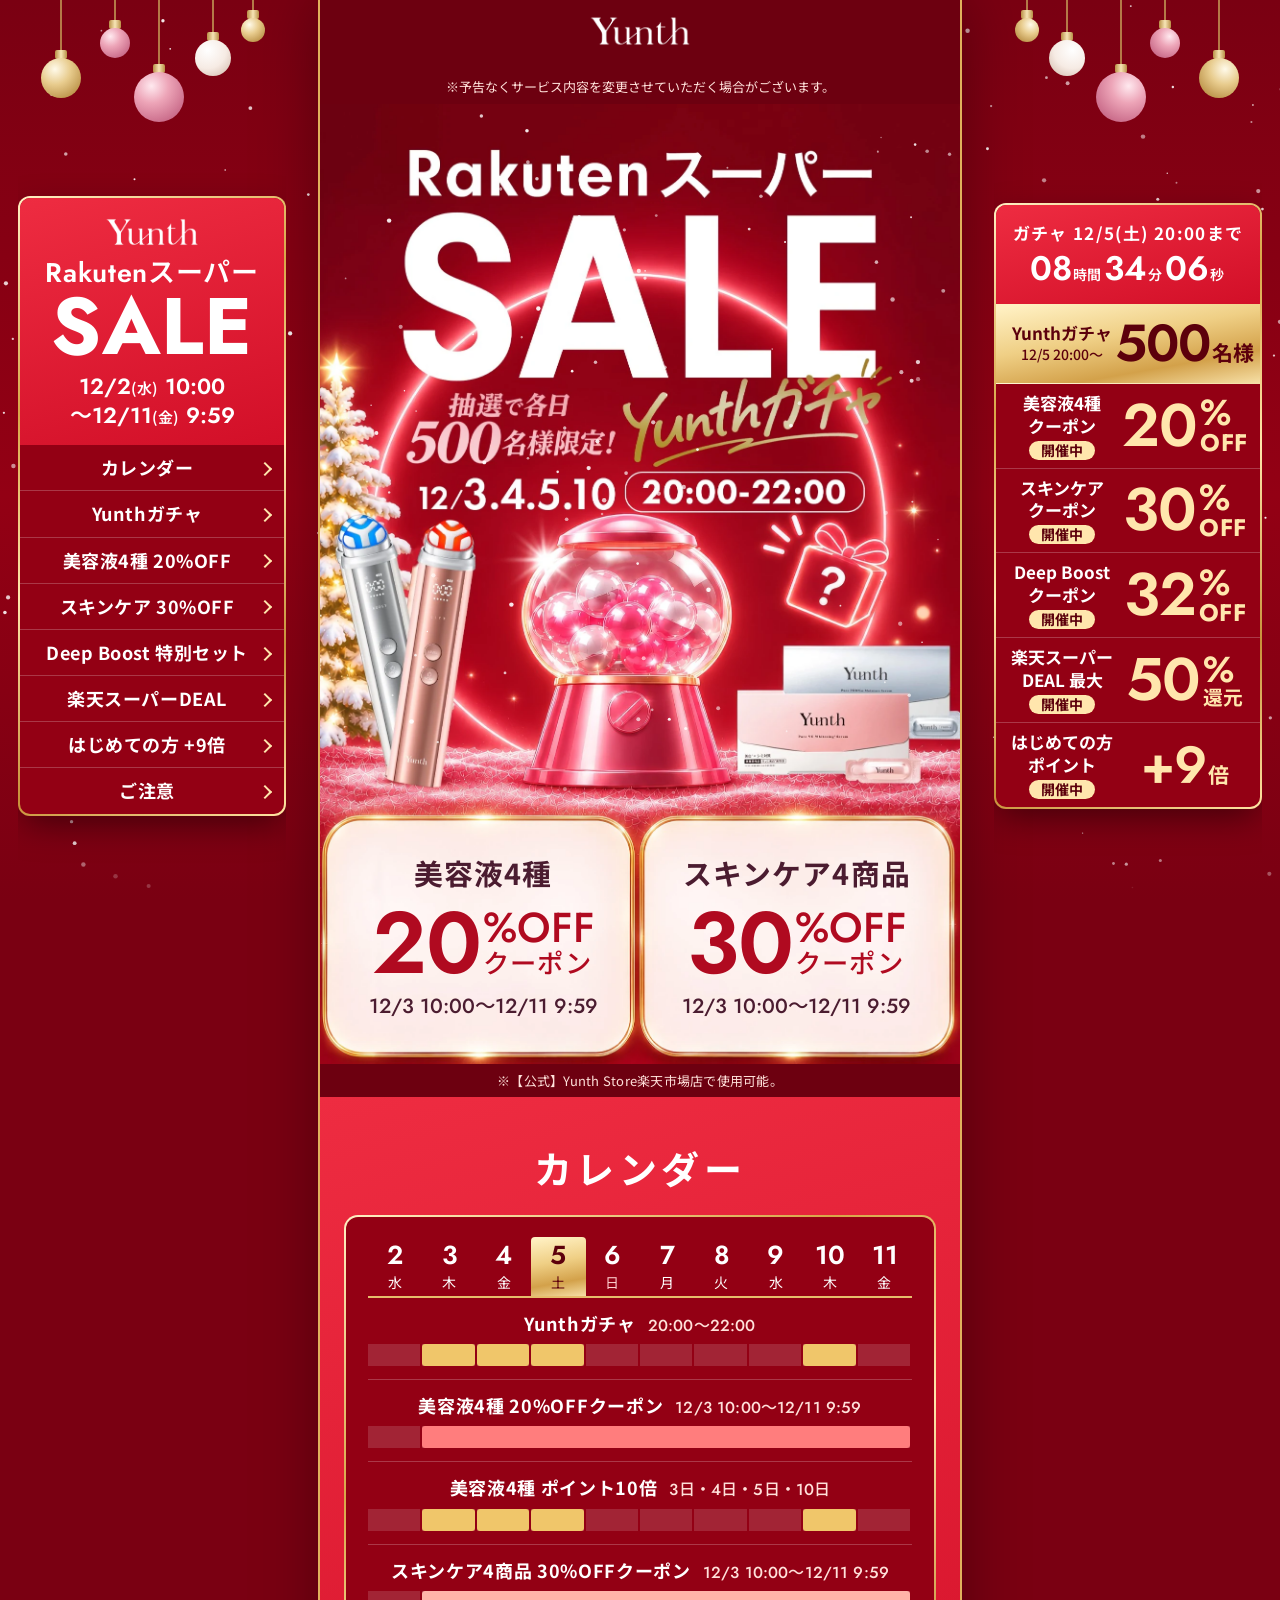
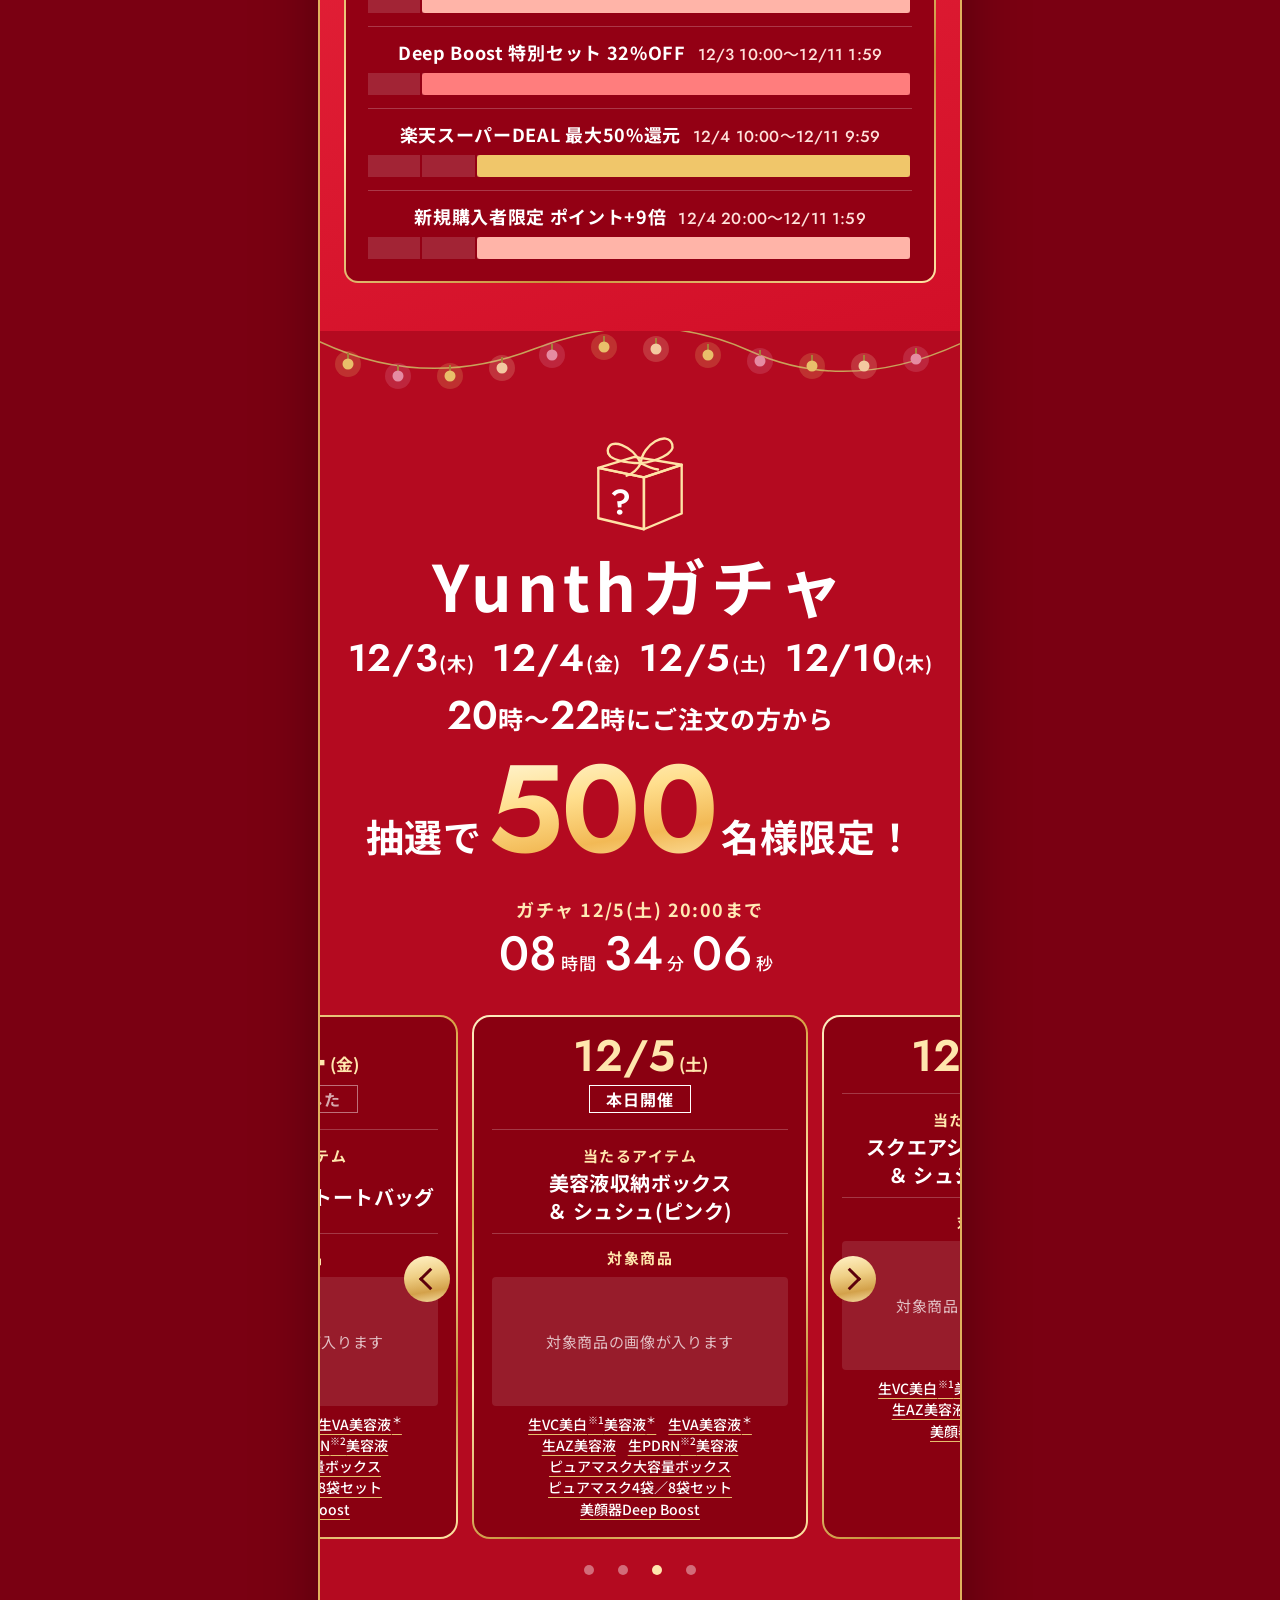
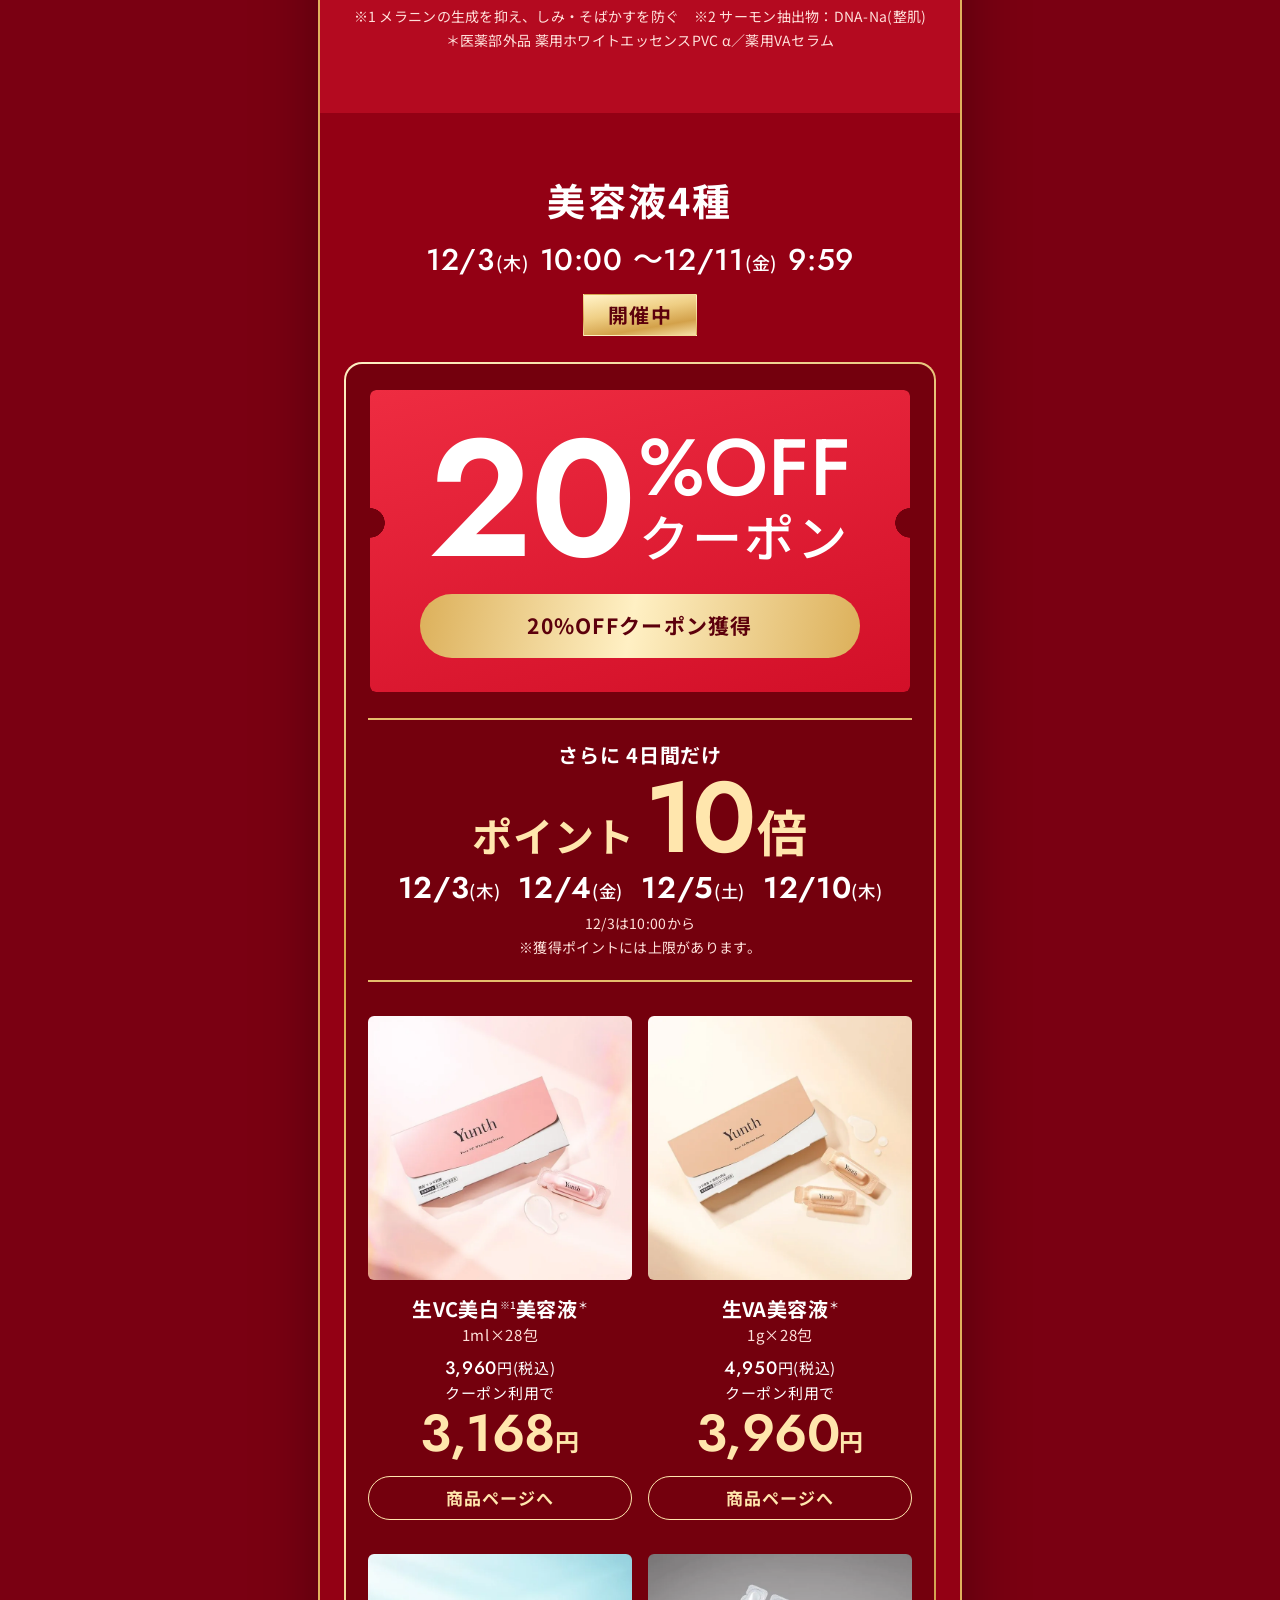
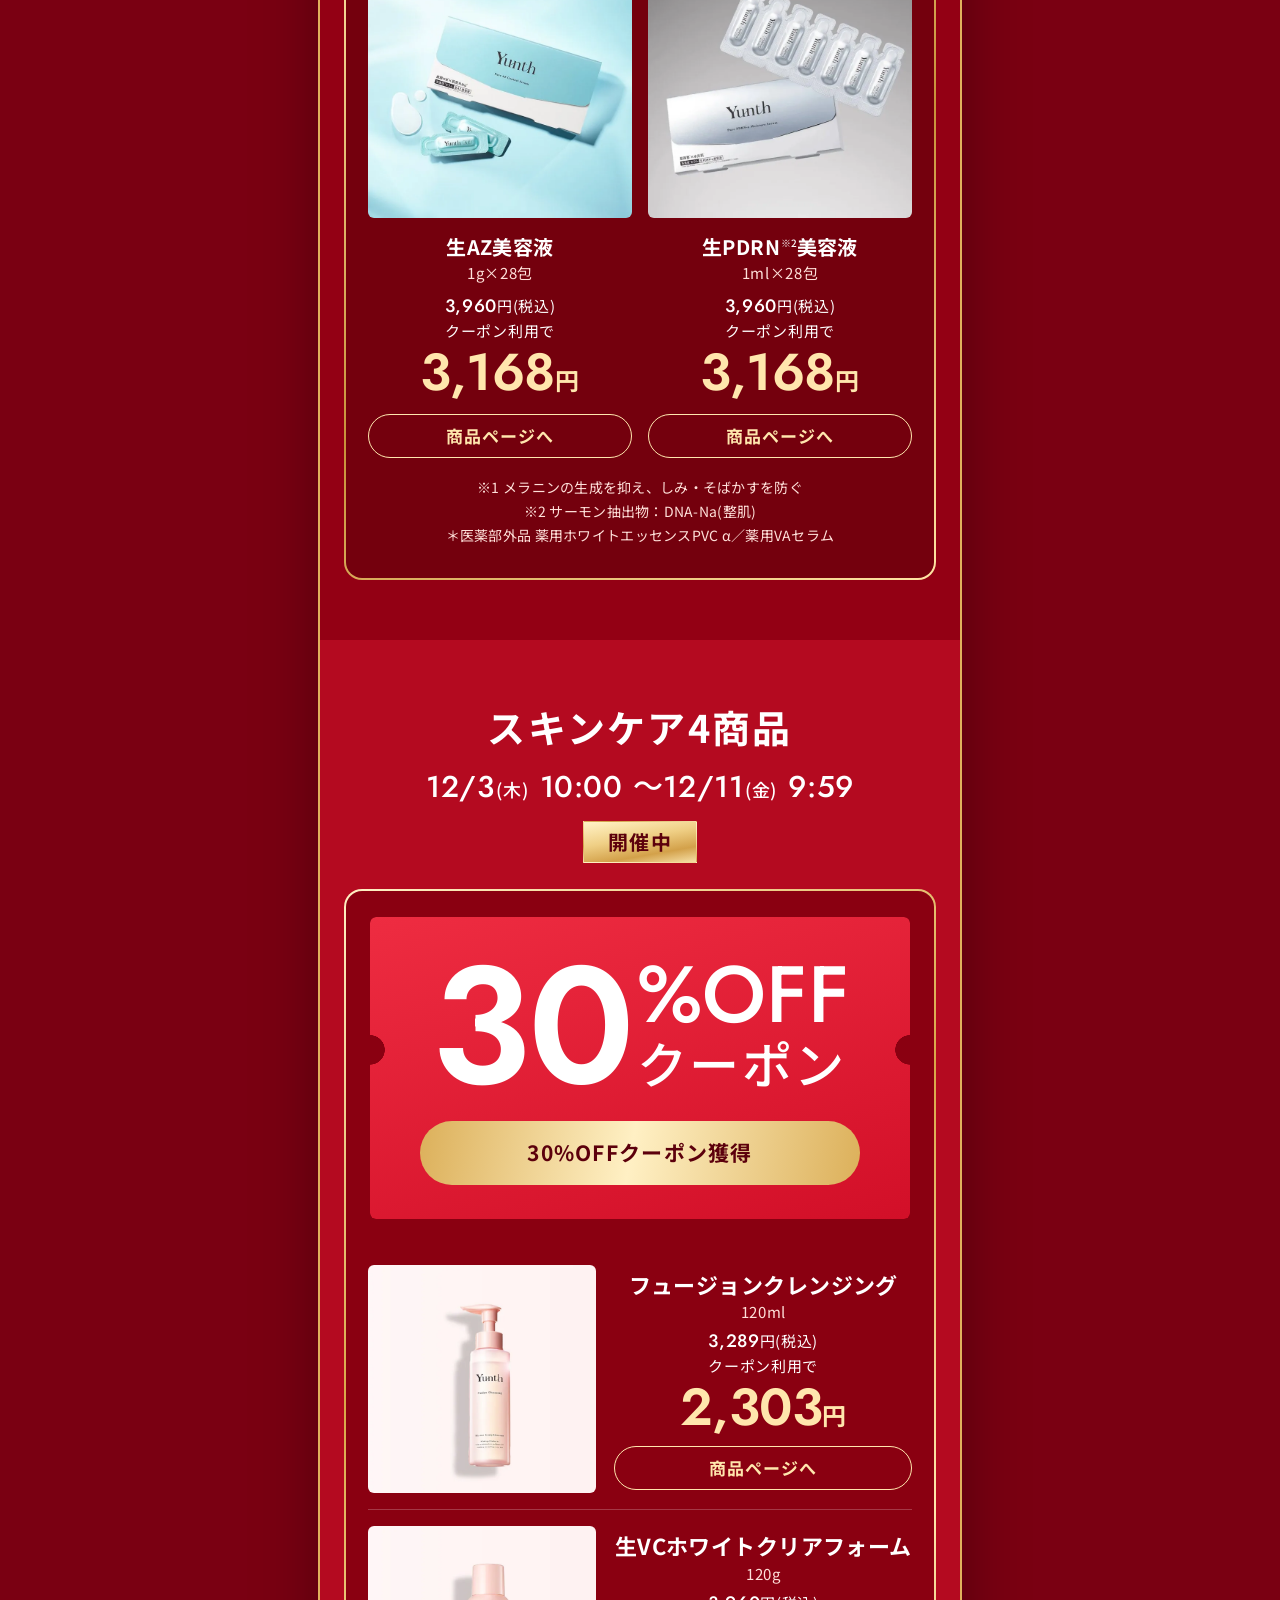
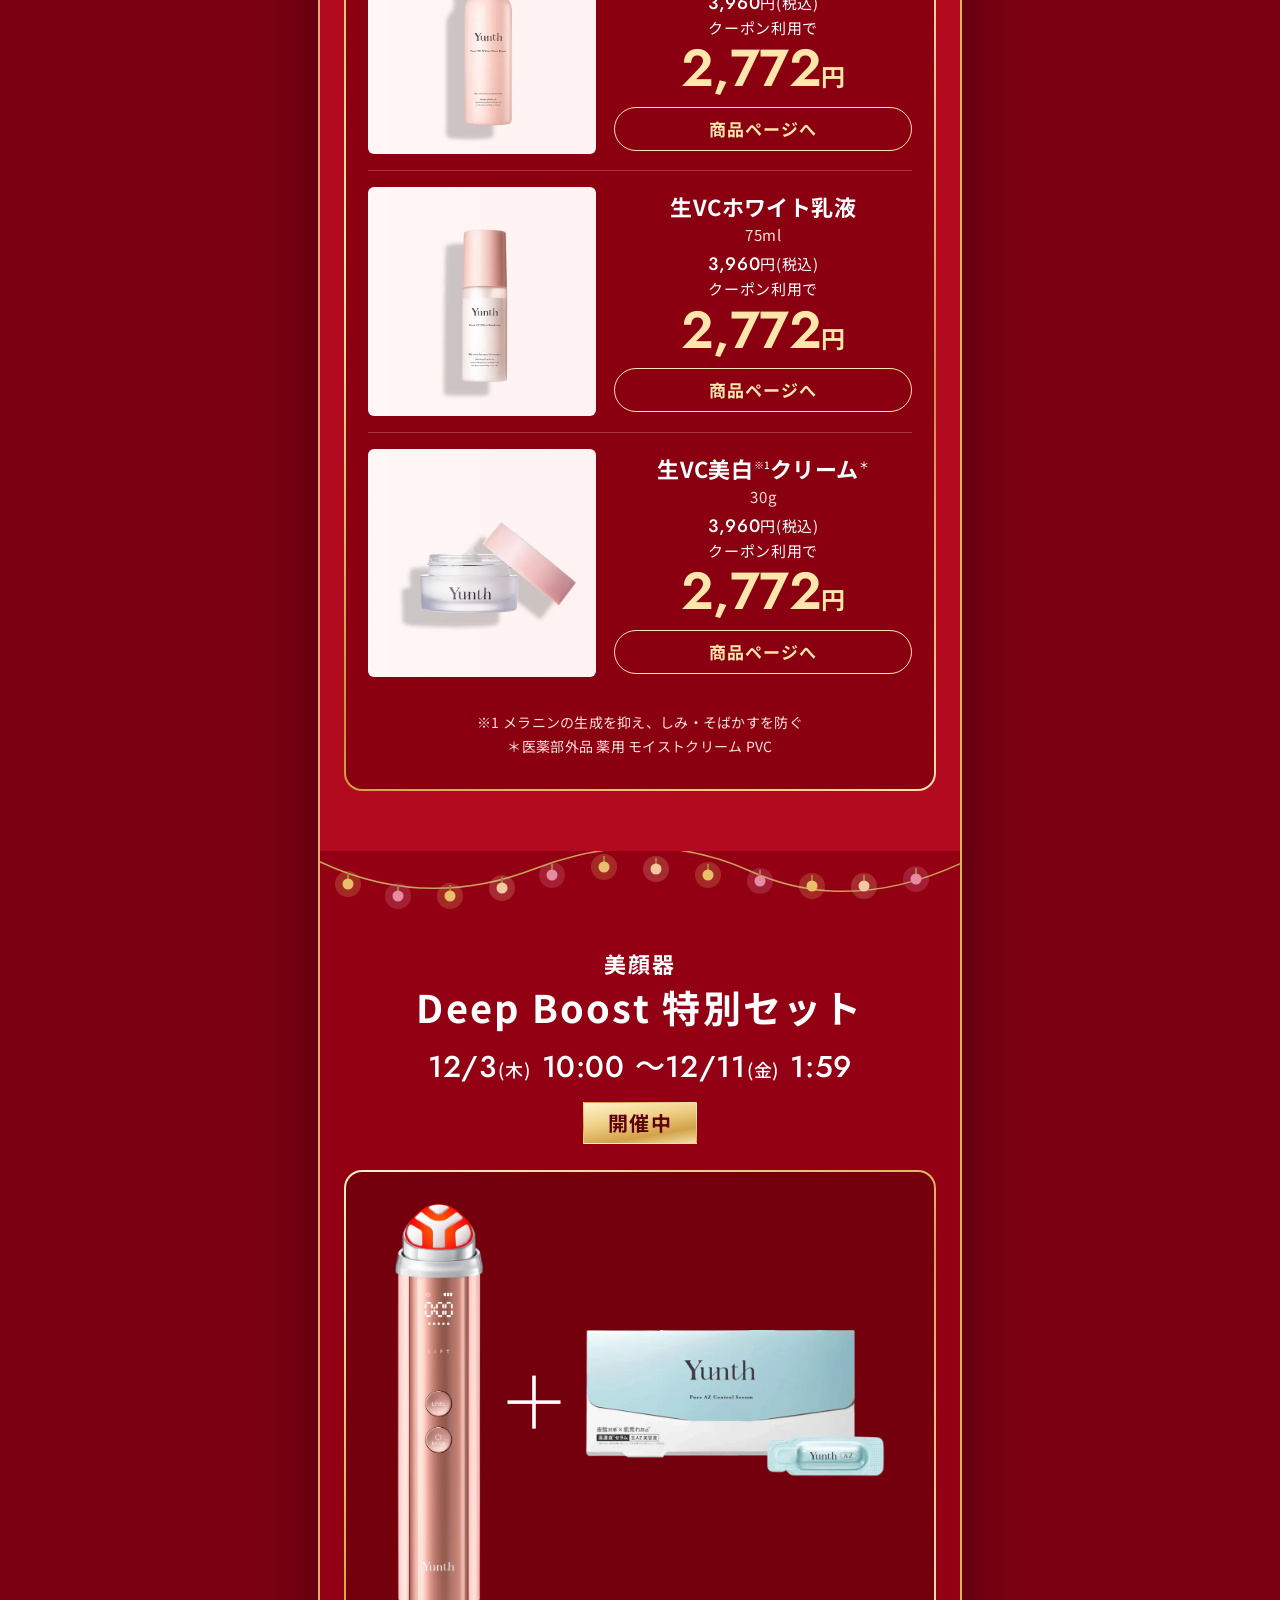
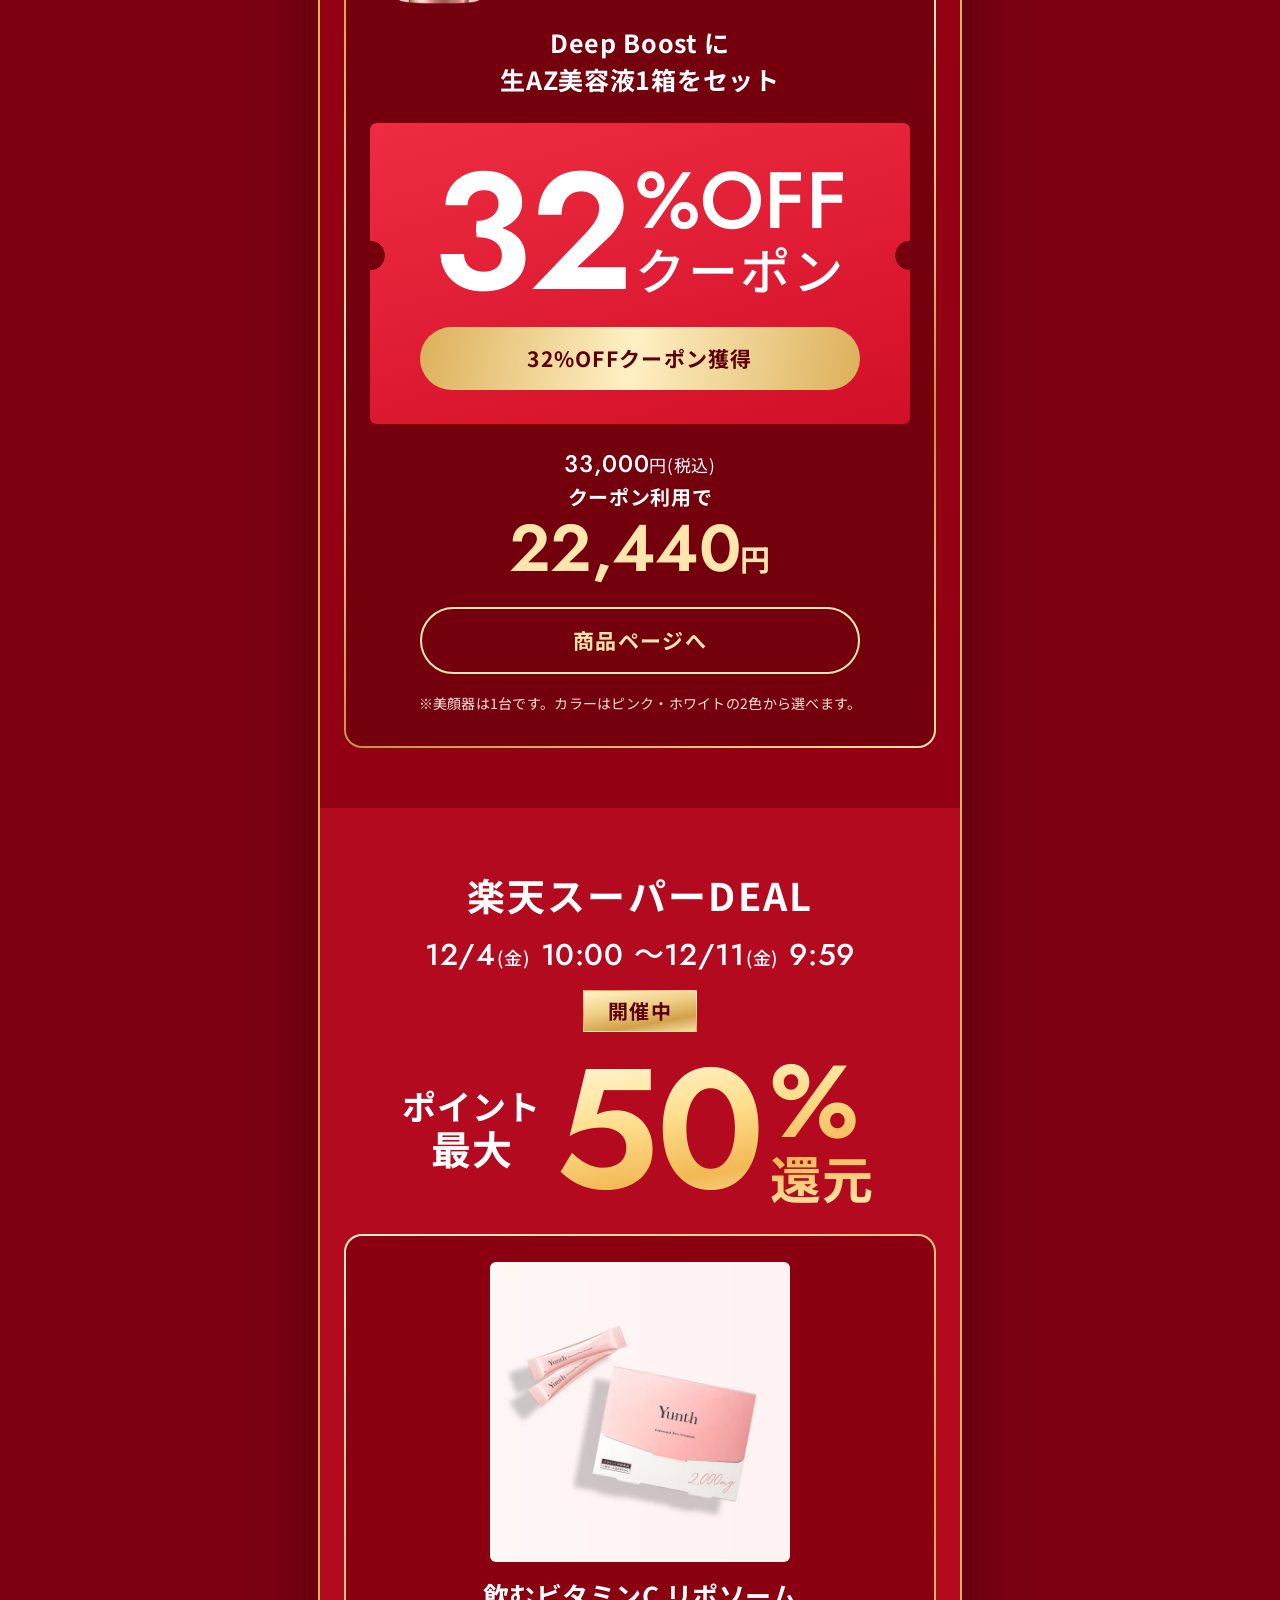
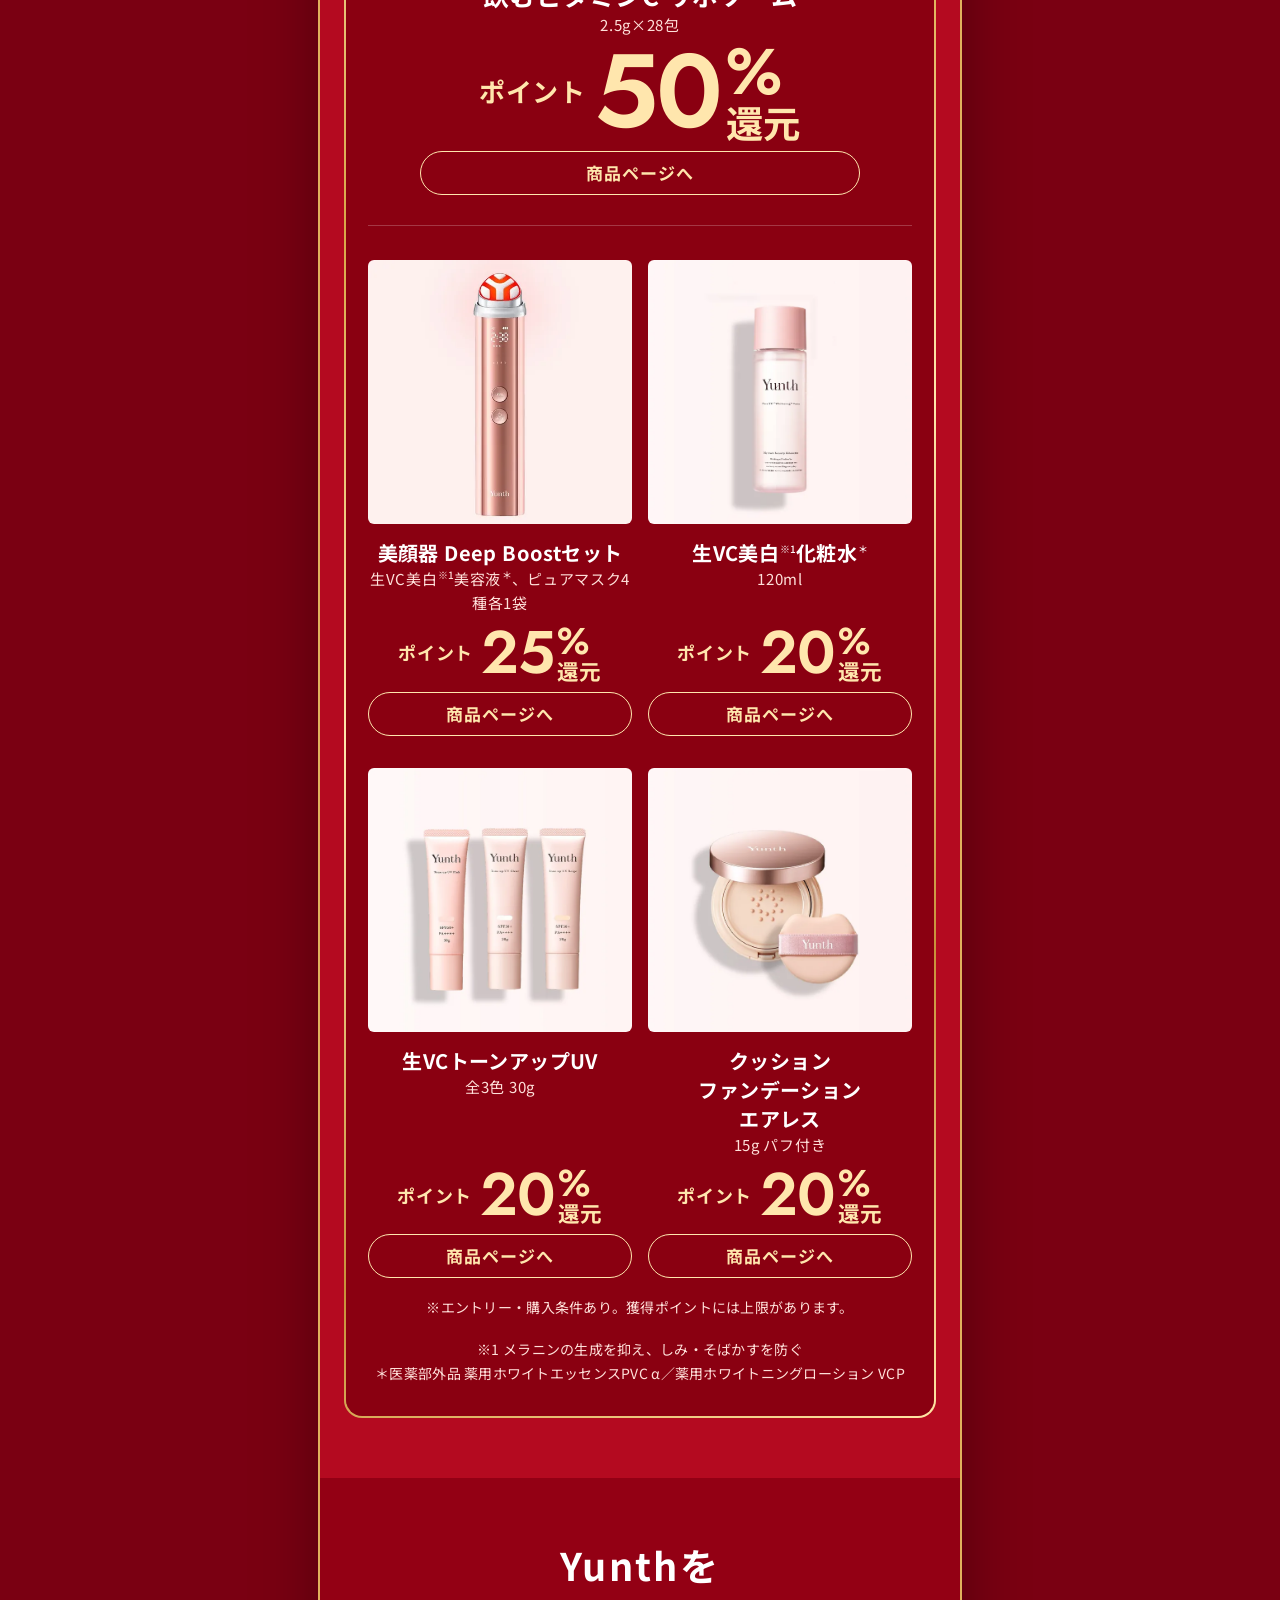
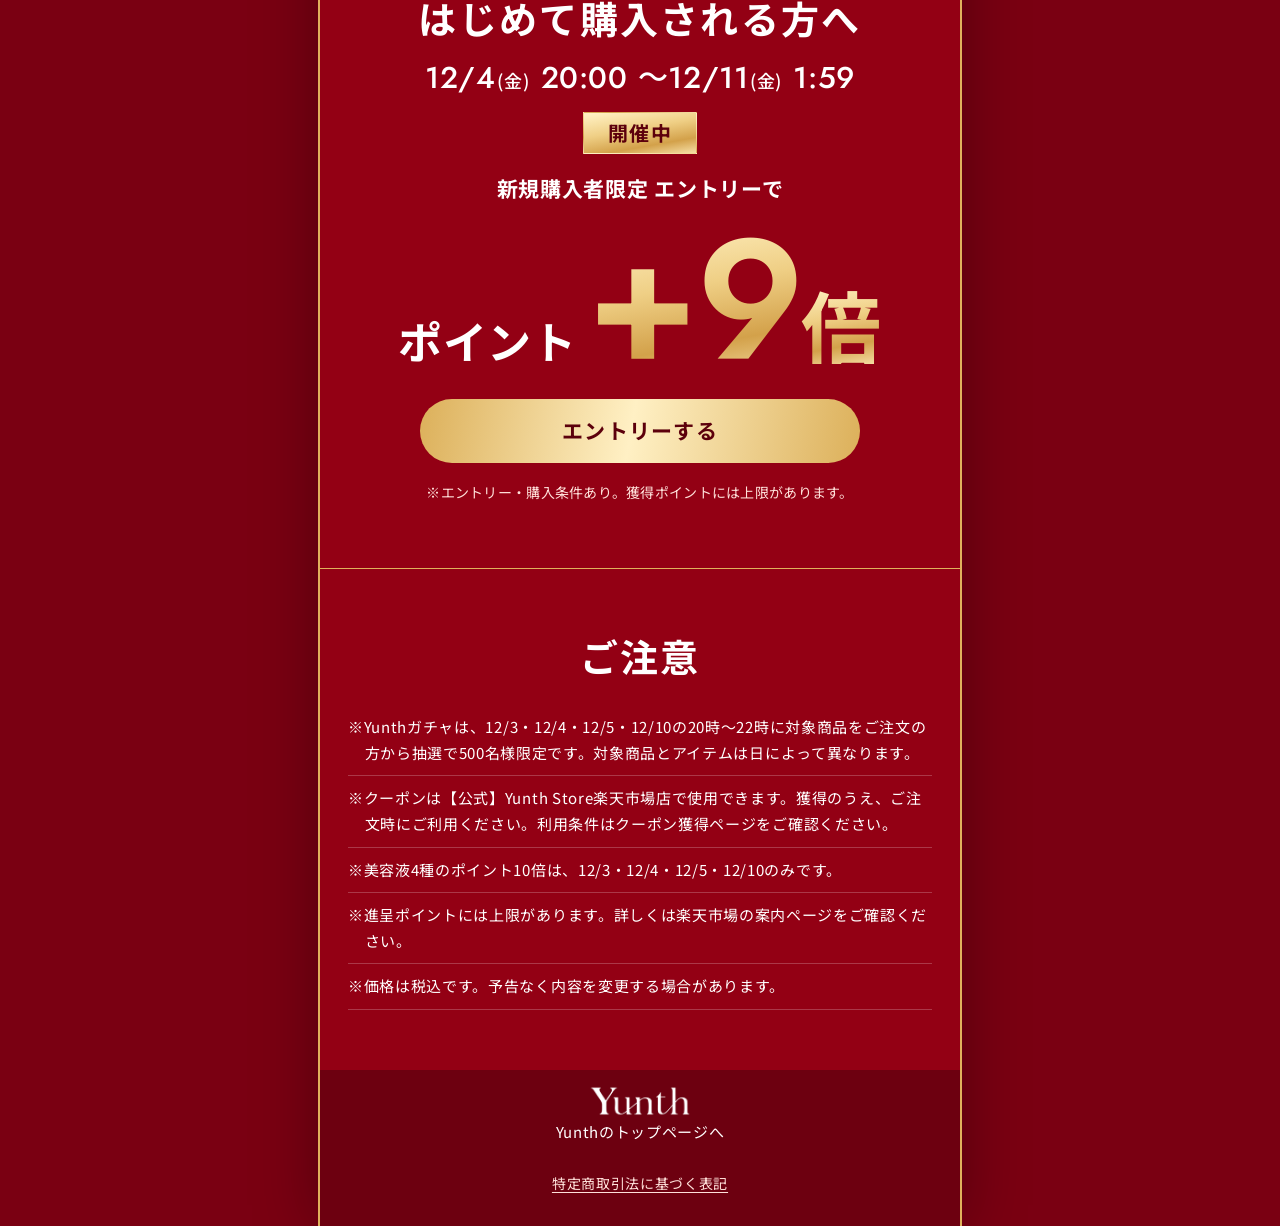
<file: index.html>
<!doctype html>
<html lang="ja" data-theme="red">
<head>
<meta charset="utf-8">
<meta name="viewport" content="width=device-width,initial-scale=1,viewport-fit=cover">
<!-- 確認用のため noindex。納品時に削除 -->
<meta name="robots" content="noindex,nofollow">
<title>Yunth Rakutenスーパー SALE｜Yunthガチャ・美容液4種20%OFF</title>
<meta name="description" content="Yunth 楽天市場店のスーパーSALE特集。Yunthガチャ、美容液4種20%OFFクーポン、スキンケア4商品30%OFFクーポン、Deep Boost特別セット、楽天スーパーDEAL。">
<link rel="preconnect" href="https://fonts.googleapis.com">
<link rel="preconnect" href="https://fonts.gstatic.com" crossorigin>
<link rel="stylesheet" href="https://fonts.googleapis.com/css2?family=Jost:wght@300;400;500;600;700&family=Noto+Sans+JP:wght@400;500;700&display=swap">
<link rel="stylesheet" href="style.css?v=11">
<link rel="stylesheet" href="theme.css?v=10">
</head>
<body>
<canvas class="snow snow--bg" data-snow="bg" aria-hidden="true"></canvas>

<svg width="0" height="0" style="position:absolute" aria-hidden="true"><defs><linearGradient id="oG"><stop offset="0" stop-color="#b98f45"/><stop offset=".5" stop-color="#f7e5b6"/><stop offset="1" stop-color="#b98f45"/></linearGradient><radialGradient id="oP" cx=".35" cy=".28" r=".85"><stop offset="0" stop-color="#ffe9ef"/><stop offset=".4" stop-color="#eda5b8"/><stop offset="1" stop-color="#c25f80"/></radialGradient><radialGradient id="oW" cx=".35" cy=".28" r=".85"><stop offset="0" stop-color="#fff"/><stop offset=".6" stop-color="#f6ebe4"/><stop offset="1" stop-color="#d9c3b6"/></radialGradient><radialGradient id="oY" cx=".35" cy=".28" r=".85"><stop offset="0" stop-color="#fffaea"/><stop offset=".45" stop-color="#e8cc8e"/><stop offset="1" stop-color="#b58a3f"/></radialGradient></defs></svg>
<svg class="orn orn--l" viewBox="0 0 250 140" aria-hidden="true"><path d="M34 0v52" stroke="#c9a25a" stroke-width="1.5"/><rect x="28" y="50" width="12" height="9" rx="2" fill="url(#oG)"/><circle cx="34" cy="78" r="20" fill="url(#oY)"/><path d="M88 0v22" stroke="#c9a25a" stroke-width="1.5"/><rect x="82" y="20" width="12" height="9" rx="2" fill="url(#oG)"/><circle cx="88" cy="43" r="15" fill="url(#oP)"/><path d="M132 0v66" stroke="#c9a25a" stroke-width="1.5"/><rect x="126" y="64" width="12" height="9" rx="2" fill="url(#oG)"/><circle cx="132" cy="97" r="25" fill="url(#oP)"/><path d="M186 0v34" stroke="#c9a25a" stroke-width="1.5"/><rect x="180" y="32" width="12" height="9" rx="2" fill="url(#oG)"/><circle cx="186" cy="58" r="18" fill="url(#oW)"/><path d="M226 0v12" stroke="#c9a25a" stroke-width="1.5"/><rect x="220" y="10" width="12" height="9" rx="2" fill="url(#oG)"/><circle cx="226" cy="30" r="12" fill="url(#oY)"/></svg>
<svg class="orn orn--r" viewBox="0 0 250 140" aria-hidden="true"><path d="M34 0v52" stroke="#c9a25a" stroke-width="1.5"/><rect x="28" y="50" width="12" height="9" rx="2" fill="url(#oG)"/><circle cx="34" cy="78" r="20" fill="url(#oY)"/><path d="M88 0v22" stroke="#c9a25a" stroke-width="1.5"/><rect x="82" y="20" width="12" height="9" rx="2" fill="url(#oG)"/><circle cx="88" cy="43" r="15" fill="url(#oP)"/><path d="M132 0v66" stroke="#c9a25a" stroke-width="1.5"/><rect x="126" y="64" width="12" height="9" rx="2" fill="url(#oG)"/><circle cx="132" cy="97" r="25" fill="url(#oP)"/><path d="M186 0v34" stroke="#c9a25a" stroke-width="1.5"/><rect x="180" y="32" width="12" height="9" rx="2" fill="url(#oG)"/><circle cx="186" cy="58" r="18" fill="url(#oW)"/><path d="M226 0v12" stroke="#c9a25a" stroke-width="1.5"/><rect x="220" y="10" width="12" height="9" rx="2" fill="url(#oG)"/><circle cx="226" cy="30" r="12" fill="url(#oY)"/></svg>

<!-- 左: ページメニュー -->
<aside class="rail rail--l" aria-label="ページメニュー">
  <div class="rbox">
    <div class="rbox__head">
      <img class="rail__logo" src="images/logo.png" width="903" height="299" alt="Yunth">
      <p class="rail__ttl">Rakutenスーパー<b>SALE</b></p>
      <p class="rail__term">12/2<small>(水)</small> 10:00<br>〜12/11<small>(金)</small> 9:59</p>
    </div>
    <nav><ul class="menu" data-menu></ul></nav>
  </div>
</aside>

<!-- 右: 施策メニュー -->
<aside class="rail rail--r" aria-label="施策メニュー">
  <div class="rbox">
    <div class="rbox__head rcd" data-gcd><p class="gcd__l"></p><p class="gcd__n"></p></div>
    <nav class="offers" data-offers></nav>
  </div>
</aside>

<main class="main">
  <header class="site"><a href="https://www.rakuten.co.jp/yunth/" target="_top"><img src="images/logo.png" width="903" height="299" alt="Yunth 楽天市場店"></a></header>

  <p class="fv__pre">※予告なくサービス内容を変更させていただく場合がございます。</p>
  <!-- FV: 画像の下2枠だけ文字をのせている。枠まで入った完成画像が届いたら .fv__p を2つとも消す -->
  <section class="fv" id="top">
    <img class="fv__img" src="images/fv-red.webp?v=3" width="1400" height="2100" alt="Rakutenスーパー SALE 抽選で各日500名様限定 12/3・4・5・10 20:00-22:00 Yunthガチャ" fetchpriority="high">
    <canvas class="snow snow--fv" data-snow="fv" aria-hidden="true"></canvas>
    <a class="fv__p fv__p--l" href="#serum">
      <strong>美容液4種</strong>
      <span class="cp"><b>20</b><span class="cp__r"><i class="u">%OFF</i><i class="k">クーポン</i></span></span>
      <span class="d"><i>12/3 10:00</i><i>〜12/11 9:59</i></span>
    </a>
    <a class="fv__p fv__p--r" href="#skin">
      <strong>スキンケア4商品</strong>
      <span class="cp"><b>30</b><span class="cp__r"><i class="u">%OFF</i><i class="k">クーポン</i></span></span>
      <span class="d"><i>12/3 10:00</i><i>〜12/11 9:59</i></span>
    </a>
  </section>
  <p class="fv__note">※【公式】Yunth Store楽天市場店で使用可能。</p>

  <!-- カレンダー(スマホは閉じた状態。押すと開く) -->
  <section class="sec calsec" id="calendar" data-title="カレンダー">
    <h2 class="calsec__h"><button type="button" data-cal-btn aria-expanded="false" aria-controls="cal"><span>カレンダー</span><i aria-hidden="true"></i></button></h2>
    <div class="cal" id="cal">
      <div class="cal__days" data-cal-days></div>
      <div data-cal-rows></div>
    </div>
  </section>

  <!-- 先行 PDRN(12/2終了後は自動で非表示) -->
  <section class="sec sec--b pdrn" id="pdrn" data-title="12/2 先行企画">
    <h2 class="h2"><small>スーパーSALE先行企画</small>生PDRN&#8288;<sup>※2</sup>美容液</h2>
    <p class="term"><span>12/2<small>(水)</small> 10:00〜23:59</span></p>
    <div class="panel">
    <div class="pdrn__img"><img src="images/serum-pdrn.webp" width="720" height="720" alt="生PDRN美容液" loading="lazy"></div>
    <div class="ticket">
      <p class="ticket__m"><span class="cp"><b>20</b><span class="cp__r"><i class="u">%OFF</i><i class="k">クーポン</i></span></span></p>
      <a class="btn btn--gold" data-link="pdrnCoupon" href="#pdrn">20%OFFクーポン獲得</a>
    </div>
    <div class="p10">
      <p class="p10__l">さらに</p>
      <p class="p10__m">ポイント<span class="pt"><b>10</b><i>倍</i></span></p>
      <p class="note">※獲得ポイントには上限があります。</p>
    </div>
    <p class="calc"><span class="num">3,960</span>円(税込)<strong>クーポン利用で<br><b>3,168</b><em>円</em></strong></p>
    <a class="btn btn--hot" data-item="yb-126-001" href="#">商品ページへ</a>
    <p class="note"><span class="nw">※2 サーモン抽出物：DNA-Na(整肌)</span></p>
    </div>
  </section>

  <!-- ガチャ -->
  <section class="sec sec--a sec--lit gacha" id="gacha" data-title="Yunthガチャ">
    <svg class="lights" viewBox="0 0 640 84" aria-hidden="true"><path d="M-10 6Q100 62 214 18T430 20T650 8" fill="none" stroke="#c9a25a" stroke-width="1.5"/><g class="b"><circle cx="28" cy="33" r="13" fill="#e9bf6a" opacity=".22"/><path d="M28 22v6" stroke="#a67f39" stroke-width="2"/><circle cx="28" cy="33" r="5.5" fill="#e9bf6a"/></g><g class="b"><circle cx="78" cy="45" r="13" fill="#e58ba2" opacity=".22"/><path d="M78 34v6" stroke="#a67f39" stroke-width="2"/><circle cx="78" cy="45" r="5.5" fill="#e58ba2"/></g><g class="b"><circle cx="130" cy="45" r="13" fill="#e9bf6a" opacity=".22"/><path d="M130 34v6" stroke="#a67f39" stroke-width="2"/><circle cx="130" cy="45" r="5.5" fill="#e9bf6a"/></g><g class="b"><circle cx="182" cy="37" r="13" fill="#f3c9a0" opacity=".22"/><path d="M182 26v6" stroke="#a67f39" stroke-width="2"/><circle cx="182" cy="37" r="5.5" fill="#f3c9a0"/></g><g class="b"><circle cx="232" cy="24" r="13" fill="#e58ba2" opacity=".22"/><path d="M232 13v6" stroke="#a67f39" stroke-width="2"/><circle cx="232" cy="24" r="5.5" fill="#e58ba2"/></g><g class="b"><circle cx="284" cy="16" r="13" fill="#e9bf6a" opacity=".22"/><path d="M284 5v6" stroke="#a67f39" stroke-width="2"/><circle cx="284" cy="16" r="5.5" fill="#e9bf6a"/></g><g class="b"><circle cx="336" cy="18" r="13" fill="#f3c9a0" opacity=".22"/><path d="M336 7v6" stroke="#a67f39" stroke-width="2"/><circle cx="336" cy="18" r="5.5" fill="#f3c9a0"/></g><g class="b"><circle cx="388" cy="24" r="13" fill="#e9bf6a" opacity=".22"/><path d="M388 13v6" stroke="#a67f39" stroke-width="2"/><circle cx="388" cy="24" r="5.5" fill="#e9bf6a"/></g><g class="b"><circle cx="440" cy="30" r="13" fill="#e58ba2" opacity=".22"/><path d="M440 19v6" stroke="#a67f39" stroke-width="2"/><circle cx="440" cy="30" r="5.5" fill="#e58ba2"/></g><g class="b"><circle cx="492" cy="35" r="13" fill="#e9bf6a" opacity=".22"/><path d="M492 24v6" stroke="#a67f39" stroke-width="2"/><circle cx="492" cy="35" r="5.5" fill="#e9bf6a"/></g><g class="b"><circle cx="544" cy="35" r="13" fill="#f3c9a0" opacity=".22"/><path d="M544 24v6" stroke="#a67f39" stroke-width="2"/><circle cx="544" cy="35" r="5.5" fill="#f3c9a0"/></g><g class="b"><circle cx="596" cy="28" r="13" fill="#e58ba2" opacity=".22"/><path d="M596 17v6" stroke="#a67f39" stroke-width="2"/><circle cx="596" cy="28" r="5.5" fill="#e58ba2"/></g></svg>
    <svg class="gacha__box" viewBox="0 0 150 140" aria-hidden="true" fill="none" stroke="#ffe3a6" stroke-width="3" stroke-linejoin="round" stroke-linecap="round"><path d="M22 52l58 12v66l-58-14z"/><path d="M80 64l48-16v62l-48 20z"/><path d="M22 52l46-14 60 10-48 16z"/><path d="M76 46c-10-22-40-34-42-16-1 12 24 16 42 16zM76 46c2-24 34-42 40-24 4 12-22 22-40 24zM76 46c-4 8-10 13-18 16M76 46c8 4 14 7 22 8"/><text x="51" y="111" text-anchor="middle" font-family="Jost,sans-serif" font-weight="600" font-size="44" fill="#fff" stroke="none">?</text></svg>
    <h2 class="gacha__ttl">Yunthガチャ</h2>
    <p class="gacha__dates"><span>12/3<small>(木)</small></span><span>12/4<small>(金)</small></span><span>12/5<small>(土)</small></span><span>12/10<small>(木)</small></span></p>
    <p class="gacha__rule"><b>20</b>時～<b>22</b>時にご注文の方から</p>
    <p class="gacha__500">抽選で<b>500</b>名様限定！</p>


    <div class="gcd" data-gcd><p class="gcd__l"></p><p class="gcd__n"></p></div>

    <div class="dayslide">
      <button class="dayarrow dayarrow--p" type="button" data-dayprev aria-label="前の日"></button>
      <div class="days" data-days></div>
      <button class="dayarrow dayarrow--n" type="button" data-daynext aria-label="次の日"></button>
    </div>
    <div class="daydots" data-daytabs></div>
    <p class="note">※1 メラニンの生成を抑え、しみ・そばかすを防ぐ　<span class="nw">※2 サーモン抽出物：DNA-Na(整肌)</span><br>＊医薬部外品 薬用ホワイトエッセンスPVC α／薬用VAセラム</p>
  </section>

  <!-- 美容液4種 -->
  <section class="sec sec--b" id="serum" data-title="美容液4種 20%OFF">
    <h2 class="h2">美容液4種</h2>
    <p class="term"><span>12/3<small>(木)</small> 10:00</span><span>〜12/11<small>(金)</small> 9:59</span></p>
    <p class="state" data-state="serum"></p>
    <div class="panel">
    <div class="ticket">
      <p class="ticket__m"><span class="cp"><b>20</b><span class="cp__r"><i class="u">%OFF</i><i class="k">クーポン</i></span></span></p>
      <a class="btn btn--gold" data-link="serumCoupon" href="#serum">20%OFFクーポン獲得</a>
    </div>
    <div class="p10">
      <p class="p10__l">さらに 4日間だけ</p>
      <p class="p10__m">ポイント<span class="pt"><b>10</b><i>倍</i></span></p>
      <p class="p10__d"><span>12/3<small>(木)</small></span><span>12/4<small>(金)</small></span><span>12/5<small>(土)</small></span><span>12/10<small>(木)</small></span></p>
      <p class="note">12/3は10:00から<br>※獲得ポイントには上限があります。</p>
    </div>
    <div class="serums" data-serums></div>
    <p class="note">※1 メラニンの生成を抑え、しみ・そばかすを防ぐ　<span class="nw">※2 サーモン抽出物：DNA-Na(整肌)</span><br>＊医薬部外品 薬用ホワイトエッセンスPVC α／薬用VAセラム</p>
    </div>
  </section>

  <!-- 30%OFF -->
  <section class="sec sec--a" id="skin" data-title="スキンケア 30%OFF">
    <h2 class="h2">スキンケア4商品</h2>
    <p class="term"><span>12/3<small>(木)</small> 10:00</span><span>〜12/11<small>(金)</small> 9:59</span></p>
    <p class="state" data-state="skin"></p>
    <div class="panel">
    <div class="ticket">
      <p class="ticket__m"><span class="cp"><b>30</b><span class="cp__r"><i class="u">%OFF</i><i class="k">クーポン</i></span></span></p>
      <a class="btn btn--gold" data-link="skinCoupon" href="#skin">30%OFFクーポン獲得</a>
    </div>
    <div class="rows" data-skins></div>
    <p class="note">※1 メラニンの生成を抑え、しみ・そばかすを防ぐ<br>＊医薬部外品 薬用 モイストクリーム PVC</p>
    </div>
  </section>

  <!-- Deep Boost -->
  <section class="sec sec--b sec--lit boost" id="boost" data-title="Deep Boost 特別セット">
    <svg class="lights" viewBox="0 0 640 84" aria-hidden="true"><path d="M-10 6Q100 62 214 18T430 20T650 8" fill="none" stroke="#c9a25a" stroke-width="1.5"/><g class="b"><circle cx="28" cy="33" r="13" fill="#e9bf6a" opacity=".22"/><path d="M28 22v6" stroke="#a67f39" stroke-width="2"/><circle cx="28" cy="33" r="5.5" fill="#e9bf6a"/></g><g class="b"><circle cx="78" cy="45" r="13" fill="#e58ba2" opacity=".22"/><path d="M78 34v6" stroke="#a67f39" stroke-width="2"/><circle cx="78" cy="45" r="5.5" fill="#e58ba2"/></g><g class="b"><circle cx="130" cy="45" r="13" fill="#e9bf6a" opacity=".22"/><path d="M130 34v6" stroke="#a67f39" stroke-width="2"/><circle cx="130" cy="45" r="5.5" fill="#e9bf6a"/></g><g class="b"><circle cx="182" cy="37" r="13" fill="#f3c9a0" opacity=".22"/><path d="M182 26v6" stroke="#a67f39" stroke-width="2"/><circle cx="182" cy="37" r="5.5" fill="#f3c9a0"/></g><g class="b"><circle cx="232" cy="24" r="13" fill="#e58ba2" opacity=".22"/><path d="M232 13v6" stroke="#a67f39" stroke-width="2"/><circle cx="232" cy="24" r="5.5" fill="#e58ba2"/></g><g class="b"><circle cx="284" cy="16" r="13" fill="#e9bf6a" opacity=".22"/><path d="M284 5v6" stroke="#a67f39" stroke-width="2"/><circle cx="284" cy="16" r="5.5" fill="#e9bf6a"/></g><g class="b"><circle cx="336" cy="18" r="13" fill="#f3c9a0" opacity=".22"/><path d="M336 7v6" stroke="#a67f39" stroke-width="2"/><circle cx="336" cy="18" r="5.5" fill="#f3c9a0"/></g><g class="b"><circle cx="388" cy="24" r="13" fill="#e9bf6a" opacity=".22"/><path d="M388 13v6" stroke="#a67f39" stroke-width="2"/><circle cx="388" cy="24" r="5.5" fill="#e9bf6a"/></g><g class="b"><circle cx="440" cy="30" r="13" fill="#e58ba2" opacity=".22"/><path d="M440 19v6" stroke="#a67f39" stroke-width="2"/><circle cx="440" cy="30" r="5.5" fill="#e58ba2"/></g><g class="b"><circle cx="492" cy="35" r="13" fill="#e9bf6a" opacity=".22"/><path d="M492 24v6" stroke="#a67f39" stroke-width="2"/><circle cx="492" cy="35" r="5.5" fill="#e9bf6a"/></g><g class="b"><circle cx="544" cy="35" r="13" fill="#f3c9a0" opacity=".22"/><path d="M544 24v6" stroke="#a67f39" stroke-width="2"/><circle cx="544" cy="35" r="5.5" fill="#f3c9a0"/></g><g class="b"><circle cx="596" cy="28" r="13" fill="#e58ba2" opacity=".22"/><path d="M596 17v6" stroke="#a67f39" stroke-width="2"/><circle cx="596" cy="28" r="5.5" fill="#e58ba2"/></g></svg>
    <h2 class="h2"><small>美顔器</small>Deep Boost 特別セット</h2>
    <p class="term"><span>12/3<small>(木)</small> 10:00</span><span>〜12/11<small>(金)</small> 1:59</span></p>
    <p class="state" data-state="boost"></p>
    <div class="panel">
    <div class="boost__v">
      <div class="boost__d"><img src="images/device-pink.webp" width="184" height="1000" alt="Deep Boost ピンク" loading="lazy"></div>
      <span class="pl">＋</span>
      <img src="images/az-set.webp" width="760" height="373" alt="生AZ美容液 1箱" loading="lazy">
    </div>
    <p class="boost__cap">Deep Boost に<br>生AZ美容液1箱をセット</p>
    <div class="ticket">
      <p class="ticket__m"><span class="cp"><b>32</b><span class="cp__r"><i class="u">%OFF</i><i class="k">クーポン</i></span></span></p>
      <a class="btn btn--gold" data-link="boostCoupon" href="#boost">32%OFFクーポン獲得</a>
    </div>
    <p class="calc"><span class="num">33,000</span>円(税込)<strong>クーポン利用で<br><b>22,440</b><em>円</em></strong></p>
    <a class="btn btn--hot" data-item="yth-260" href="#">商品ページへ</a>
    <p class="note">※美顔器は1台です。カラーはピンク・ホワイトの2色から選べます。</p>
    </div>
  </section>

  <!-- DEAL -->
  <section class="sec sec--a" id="deal" data-title="楽天スーパーDEAL">
    <h2 class="h2">楽天スーパーDEAL</h2>
    <p class="term"><span>12/4<small>(金)</small> 10:00</span><span>〜12/11<small>(金)</small> 9:59</span></p>
    <p class="state" data-state="deal"></p>
    <p class="deal__m"><span class="l"><small>ポイント</small>最大</span><span class="off"><b>50</b><span class="off__u"><i class="p">%</i><i class="k">還元</i></span></span></p>
    <div class="panel">
    <div data-deal-hero></div>
    <div class="deals" data-deals></div>
    <p class="note">※エントリー・購入条件あり。獲得ポイントには上限があります。</p>
    <p class="note">※1 メラニンの生成を抑え、しみ・そばかすを防ぐ<br>＊医薬部外品 薬用ホワイトエッセンスPVC α／薬用ホワイトニングローション VCP</p>
    </div>
  </section>

  <!-- 新規 -->
  <section class="sec sec--b new" id="new" data-title="はじめての方 +9倍">
    <h2 class="h2">Yunthを<br>はじめて購入される方へ</h2>
    <p class="term"><span>12/4<small>(金)</small> 20:00</span><span>〜12/11<small>(金)</small> 1:59</span></p>
    <p class="state" data-state="new"></p>
    <p class="lead">新規購入者限定 エントリーで</p>
    <p class="new__m">ポイント<b>+9</b><i>倍</i></p>
    <a class="btn btn--gold" data-link="entry" href="#new">エントリーする</a>
    <p class="note">※エントリー・購入条件あり。獲得ポイントには上限があります。</p>
  </section>

  <!-- 注意 -->
  <section class="sec sec--white" id="notes" data-title="ご注意">
    <h2 class="h2">ご注意</h2>
    <ul class="notes">
      <li>Yunthガチャは、12/3・12/4・12/5・12/10の20時～22時に対象商品をご注文の方から抽選で500名様限定です。対象商品とアイテムは日によって異なります。</li>
      <li>クーポンは【公式】Yunth Store楽天市場店で使用できます。獲得のうえ、ご注文時にご利用ください。利用条件はクーポン獲得ページをご確認ください。</li>
      <li>美容液4種のポイント10倍は、12/3・12/4・12/5・12/10のみです。</li>
      <li>進呈ポイントには上限があります。詳しくは楽天市場の案内ページをご確認ください。</li>
      <li>価格は税込です。予告なく内容を変更する場合があります。</li>
    </ul>
  </section>

  <div class="site"><a href="https://www.rakuten.co.jp/yunth/" target="_top"><img src="images/logo.png" width="903" height="299" alt="Yunth 楽天市場店"><span>Yunthのトップページへ</span></a></div>
  <div class="legal"><a href="https://www.rakuten.co.jp/yunth/info.html" target="_blank" rel="noopener">特定商取引法に基づく表記</a></div>
</main>

<nav class="dock" data-dock aria-label="メニュー">
  <a href="#calendar">カレンダー</a>
  <a href="#gacha">Yunth<br>ガチャ</a>
  <a href="#serum">美容液<b>20%OFF</b></a>
  <a href="#skin">スキンケア<b>30%OFF</b></a>
  <a href="#boost">Deep<br>Boost</a>
</nav>

<script src="app.js?v=13"></script>
<script src="snow.js?v=1"></script>
</body>
</html>
</file>
<file: style.css>
/* Yunth 楽天スーパーSALE 2026.12
   構成: 中央640pxカラム＋PC両脇メニュー(1180px以上) / SPは下部メニュー
   配色: 中央=FVの赤ピンク×ネオンピンク×金 / 両脇の地=パール×金 */
:root{
  --hot:#d4245a;--hot-d:#a1264a;--rose:#d9809a;
  --blush:#faeaea;--pale:#fffaf6;--paper:#fff;--pearl:#fbf3ec;
  --ink:#51303b;--ink2:#80636c;--line:#ecd8d0;
  --gold:#c9a25a;--gold-l:#ecd8a6;--gold-d:#a07632;--wine:#6d2b41;
  --gold-grad:linear-gradient(170deg,#fdf3d8 4%,#ead09a 42%,#cda762 74%,#f3e2b8 100%);
  --rose-grad:linear-gradient(165deg,#f35c86 0,#da2a5e 52%,#b91c4b 100%);
  --col:640px;--rail:268px;
  --sans:"Noto Sans JP",system-ui,sans-serif;--num:"Jost","Noto Sans JP",sans-serif;
}
*{box-sizing:border-box;margin:0;padding:0}
html{scroll-behavior:smooth;scroll-padding-top:12px;-webkit-text-size-adjust:100%}
body{font-family:var(--sans);font-size:17px;line-height:1.8;color:var(--ink);letter-spacing:.04em;background:var(--pearl);-webkit-font-smoothing:antialiased}
body::before{content:"";position:fixed;inset:0;z-index:-1;background:var(--pearl) }
img{display:block;max-width:100%;height:auto}
a{color:inherit}
i,em{font-style:normal}
ul,ol{list-style:none}
.nw{white-space:nowrap}
.num{font-family:var(--num)}
sup{font-size:max(10px,.42em);font-weight:500;vertical-align:super;line-height:0;letter-spacing:0;margin-left:.06em}
.note{margin-top:18px;font-size:14px;line-height:1.7;letter-spacing:.02em;color:var(--ink2)}
[hidden]{display:none!important}

/* ---- 割引表記の共通部品 ---- */
.off{display:inline-flex;align-items:center;line-height:1;white-space:nowrap}
.deal__m .off{background:linear-gradient(170deg,#fff6d6 6%,#ffdf8e 40%,#f2b955 70%,#ffeab4);-webkit-background-clip:text;background-clip:text;color:transparent;padding:.04em .02em}
.off>b{font-family:var(--num);font-weight:600;font-size:1em;line-height:.8;letter-spacing:-.02em}
.off__u{display:flex;flex-direction:column;align-items:flex-start;justify-content:center;gap:.04em;margin-left:.05em}
.off__u i{display:block;line-height:.9}
.off__u .p{font-family:var(--num);font-weight:600;font-size:.6em}
.off__u .o{font-family:var(--num);font-weight:700;font-size:.4em;letter-spacing:.02em}
.off__u .k{font-family:var(--sans);font-weight:700;font-size:.34em;letter-spacing:.02em}
.pt{display:inline-flex;align-items:baseline;line-height:1;white-space:nowrap}
.pt b{font-family:var(--num);font-weight:600;font-size:1em;line-height:.8;letter-spacing:-.02em}
.pt i{font-weight:700;font-size:.5em;margin-left:.06em}
.gold-t{background:var(--gold-grad);-webkit-background-clip:text;background-clip:text;color:transparent}

/* ---- レイアウト ---- */
.main{position:relative;max-width:var(--col);margin:0 auto;background:var(--pale);box-shadow:0 0 0 1px #e9d3b0,0 0 70px #b8788a3d;overflow:hidden}
.sec{position:relative;padding:60px 28px;text-align:center}
.sec--white{background:var(--paper)}
.h2{font-weight:700;font-size:38px;line-height:1.4;letter-spacing:.06em;word-break:auto-phrase}
.h2 small{display:block;font-size:22px;font-weight:700;letter-spacing:.08em;line-height:1.5}
.lead{margin-top:10px;font-size:17px}
.term{display:flex;flex-wrap:wrap;justify-content:center;align-items:baseline;gap:0 10px;margin-top:14px;font-family:var(--num);font-weight:500;font-size:30px;line-height:1.35;letter-spacing:.02em}
.term span{white-space:nowrap}
.term small{font-family:var(--sans);font-size:.6em;font-weight:500;margin:0 .1em}
.state{display:inline-block;margin-top:14px;padding:5px 24px;border:1px solid var(--hot);font-weight:700;font-size:20px;line-height:1.5;letter-spacing:.06em;color:var(--hot);white-space:nowrap}
.state.is-live{background:var(--hot);color:#fff}
.state.is-end{border-color:#b9a0aa;color:#8a6d79;background:transparent}
.btn{display:block;max-width:440px;margin:22px auto 0;padding:17px 14px;border-radius:999px;text-decoration:none;font-weight:700;font-size:21px;line-height:1.4;letter-spacing:.06em;text-align:center;transition:transform .2s}
.btn:hover{transform:translateY(-2px)}
.btn--gold{background:linear-gradient(100deg,#d3ae6a,#f8eac4 48%,#d3ae6a);color:var(--wine)}
.btn--hot{background:var(--hot);color:#fff}
.btn--s{width:100%;margin-top:12px;padding:9px 8px;font-size:17px;box-shadow:none;background:#fff;border:1px solid var(--hot);color:var(--hot)}

/* ---- ロゴ ---- */
.site{background:#fffdfa;text-align:center;border-bottom:1px solid #ecd9b8}
.site a{display:inline-block;padding:14px 20px;text-decoration:none;color:var(--ink);font-size:15px}
.site img{width:104px;margin:0 auto}

/* ---- FV ---- */
.fv{position:relative;container-type:inline-size;background:#c9436f}
.fv__img{width:100%}
.fv__p{position:absolute;top:71.6%;height:23%;width:46.6%;display:flex;flex-direction:column;align-items:center;justify-content:center;text-decoration:none;text-align:center;color:var(--hot);line-height:1.2}
.fv__p--l{left:2.3%}.fv__p--r{left:51.6%}
.fv__p strong{font-weight:700;font-size:5.2cqw;letter-spacing:.04em;color:var(--ink);white-space:nowrap}
.fv__p .cp{font-size:16.8cqw;margin:4cqw 0 3.6cqw}
.fv__p .d{font-family:var(--num);font-weight:500;font-size:max(14px,3.75cqw);letter-spacing:0;color:var(--ink);white-space:nowrap}
.fv__note{padding:12px 20px;background:#fffdfa;color:var(--ink2);font-size:14px;line-height:1.65;letter-spacing:.02em;text-align:center;word-break:auto-phrase}

/* ---- 早見表 ---- */
.calsec{background:linear-gradient(165deg,#f35c86,#da2a5e 55%,#c21f50);padding:44px 24px 48px}
.calsec__h{font-size:1em;line-height:1}
.calsec__h button{display:flex;align-items:center;justify-content:center;gap:16px;width:100%;padding:0;border:0;background:none;color:#fff;font:700 38px/1.4 var(--sans);letter-spacing:.12em;cursor:pointer}
.calsec__h i{display:none}
.cal{margin-top:20px;padding:20px 22px 22px;background:linear-gradient(180deg,#fff,#fff4f6) padding-box,linear-gradient(150deg,#fff3cf,#e0ad54 28%,#fff0c6 52%,#cf9a40 78%,#ffe9b4) border-box;border:4px solid transparent;border-radius:24px;text-align:left}
.cal__row:last-of-type{border-bottom:0;padding-bottom:0}
.cal__days,.cal__track{display:grid;grid-template-columns:repeat(10,1fr)}
.cal__days{position:relative;border-bottom:2px solid var(--hot)}
.cal__days div{padding:4px 0 6px;text-align:center;line-height:1.15}
.cal__days b{display:block;font-family:var(--num);font-weight:600;font-size:26px;letter-spacing:0}
.cal__days span{font-size:14px}
.cal__days .sat span{color:#2c6bb3}.cal__days .sun span{color:var(--hot)}
.cal__days .is-today{background:var(--hot);color:#fff;border-radius:4px 4px 0 0}
.cal__days .is-today span{color:#fff}
.cal__row{display:block;padding:12px 0 13px;border-bottom:1px solid var(--line);text-decoration:none}
.cal__row p span{word-break:auto-phrase}
.cal__row p{display:flex;flex-wrap:wrap;justify-content:center;align-items:baseline;gap:0 12px;font-weight:700;font-size:18px;line-height:1.45;text-align:center}
.cal__row p small{font-family:var(--num);font-weight:500;font-size:16px;letter-spacing:.01em;color:var(--ink2);white-space:nowrap}
.cal__track{margin-top:7px;height:22px;background:repeating-linear-gradient(90deg,#f9e3e8 0 calc(10% - 2px),transparent calc(10% - 2px) 10%)}
.cal__track i{border-radius:3px;background:var(--c,var(--hot));grid-row:1;margin-right:2px}

/* ---- 先行 PDRN ---- */
.pdrn__img{overflow:hidden;border-radius:18px}
.pdrn__img img{width:100%}
.calc{margin-top:22px;font-size:17px;line-height:1.5}
.calc .num{font-weight:500;font-size:24px}
.calc strong{display:block;font-weight:700;font-size:20px}
.calc strong b{font-family:var(--num);font-weight:600;font-size:66px;line-height:1.1;color:var(--hot);letter-spacing:-.01em}
.calc strong em{font-weight:700;font-size:30px;color:var(--hot)}

/* ---- ガチャ ---- */
.gacha__box{display:block;width:150px;margin:0 auto 6px}
.gacha__ttl{font-weight:700;font-size:56px;line-height:1.25;letter-spacing:.08em;color:var(--hot)}
.gacha__rule{margin-top:8px;font-weight:700;font-size:25px;line-height:1.5;letter-spacing:.04em}
.gacha__rule b{font-family:var(--num);font-weight:600;font-size:40px;letter-spacing:0;color:var(--hot)}
.gacha__500{display:flex;align-items:baseline;justify-content:center;margin-top:2px;font-weight:700;font-size:38px;line-height:1.1;white-space:nowrap}
.gacha__500 b{font-family:var(--num);font-weight:600;font-size:124px;line-height:1;letter-spacing:-.02em;margin:0 .04em;background:linear-gradient(170deg,#fff6d6 6%,#ffdf8e 40%,#f2b955 70%,#ffeab4);-webkit-background-clip:text;background-clip:text;color:transparent}
.gcd{margin-top:22px}
.gcd__l{font-weight:700;font-size:18px;color:var(--gold-d);letter-spacing:.08em}
.gcd__n{font-family:var(--num);font-weight:500;font-size:48px;line-height:1.2;white-space:nowrap}
.gcd__n i{font-family:var(--sans);font-size:17px;margin:0 8px 0 3px}

/* 日別カード: オーナメントを吊るした招待状の形 */
.daytabs{display:grid;grid-template-columns:repeat(4,1fr);gap:8px;max-width:480px;margin:30px auto 0}
.daytabs button{padding:8px 0 9px;border:2px solid #ffdfe8;border-radius:999px;background:none;color:#fff;font:500 15px/1.2 var(--sans);cursor:pointer;transition:background .2s,color .2s}
.daytabs b{font-family:var(--num);font-weight:600;font-size:24px;margin-right:2px}
.daytabs .is-on{border-color:transparent;background:var(--gold-grad);color:var(--wine)}
.dayslide{position:relative;margin:0 -24px}
.days{--w:440px;position:relative;display:flex;gap:16px;padding:24px calc(50% - var(--w)/2) 30px;overflow-x:auto;scroll-snap-type:x mandatory;scrollbar-width:none}
.days::-webkit-scrollbar{display:none}
.day{position:relative;flex:0 0 var(--w);scroll-snap-align:center;color:var(--ink)}
.dayarrow{position:absolute;top:50%;z-index:2;width:52px;height:52px;margin-top:-26px;border:0;border-radius:50%;background:var(--gold-grad);cursor:pointer}
.dayarrow::after{content:"";position:absolute;left:50%;top:50%;width:13px;height:13px;border-top:3px solid var(--wine);border-right:3px solid var(--wine)}
.dayarrow--p{left:34px}.dayarrow--p::after{transform:translate(-30%,-50%) rotate(-135deg)}
.dayarrow--n{right:34px}.dayarrow--n::after{transform:translate(-70%,-50%) rotate(45deg)}
.dayarrow:disabled{visibility:hidden}
.day__top{padding:22px 14px 16px}
.day__d{font-family:var(--num);font-weight:600;font-size:56px;line-height:1.05;letter-spacing:0;color:var(--hot)}
.day__d small{font-family:var(--sans);font-weight:700;font-size:20px;margin-left:4px}
.day__d em{margin-left:12px;font-weight:500;font-size:27px;color:var(--ink);white-space:nowrap}
.day .state{margin-top:8px;padding:2px 20px;font-size:17px}
.day__body{margin:0 22px;padding:16px 0 24px;border-top:1px solid var(--line)}
.day__lbl{font-weight:700;font-size:17px;letter-spacing:.1em;color:var(--gold-d)}
.day__prize{display:grid;place-items:center;min-height:2.8em;font-weight:700;font-size:25px;line-height:1.4;letter-spacing:.02em;word-break:auto-phrase}
.day__prize+.day__lbl{margin-top:12px;padding-top:12px;border-top:1px solid var(--line)}
.slot{display:grid;place-items:center;aspect-ratio:2/1;margin-top:10px;border-radius:4px;background:#fdf1ef;color:#c9a0a8;font-size:15px}
.slot__img{width:100%;margin-top:10px}
.tgt{display:flex;flex-wrap:wrap;justify-content:center;gap:3px 14px;margin-top:12px}
.tgt a{font-size:16px;line-height:1.5;letter-spacing:.01em;font-weight:500;white-space:nowrap;text-underline-offset:4px;text-decoration-color:var(--gold)}

/* ---- クーポン券 ---- */
.ticket{position:relative;max-width:540px;margin:24px auto 0;padding:50px 24px 34px;background:var(--rose-grad);color:#fff;border-radius:6px;
  --m:radial-gradient(circle var(--n,15px) at 0 44%,#0000 97%,#000),radial-gradient(circle var(--n,15px) at 100% 44%,#0000 97%,#000);
  -webkit-mask:var(--m);mask:var(--m);-webkit-mask-composite:source-in;mask-composite:intersect}
.ticket__m{display:flex;justify-content:center}
.ticket__m .cp{font-size:166px}
/* クーポンの文字組み: 数字の高さ(.7em)に「%OFF」「クーポン」を上下でそろえる */
.cp{display:inline-flex;align-items:stretch;gap:.02em;height:.7em;line-height:1;white-space:nowrap}
.cp>b{font-family:var(--num);font-weight:600;font-size:1em;line-height:.7;letter-spacing:-.01em}
.cp__r{display:flex;flex-direction:column;justify-content:space-between;align-items:flex-start}
.cp__r i{display:block}
.cp__r .u{font-family:var(--num);font-weight:500;font-size:.48em;line-height:.7;letter-spacing:0}
.cp__r .k{font-family:var(--sans);font-weight:500;font-size:.302em;line-height:.8;letter-spacing:.05em;margin:0 -.05em .02em 0}
.ticket .btn{max-width:440px;margin-top:38px;border-radius:999px;box-shadow:none}
.p10{margin-top:26px;padding:20px 14px;border-top:2px solid var(--gold);border-bottom:2px solid var(--gold);color:var(--hot)}
.p10__l{font-weight:700;font-size:20px;color:var(--ink);line-height:1.5}
.p10__m{display:flex;align-items:baseline;justify-content:center;gap:10px;margin-top:8px;font-weight:700;font-size:40px;line-height:1}
.p10__m .pt{font-size:100px}
.p10__d{display:flex;flex-wrap:wrap;justify-content:center;gap:0 18px;margin-top:10px;font-family:var(--num);font-weight:600;font-size:30px;line-height:1.35;color:var(--ink)}
.p10__d small{font-family:var(--sans);font-size:.58em;font-weight:500}
.p10 .note{margin-top:4px}

/* ---- 美容液4種 ---- */
.serums{display:grid;grid-template-columns:repeat(2,minmax(0,1fr));gap:34px 16px;margin-top:34px}
.item{display:flex;flex-direction:column;text-decoration:none;text-align:center}
.item>img,.item__im img{width:100%;border-radius:6px}
.item__n{margin-top:14px;font-weight:700;font-size:20px;line-height:1.45;letter-spacing:.02em;word-break:keep-all;overflow-wrap:anywhere}
.item__v{font-size:15px;line-height:1.6;color:var(--ink2)}
.item__p{margin-top:auto;padding-top:8px;font-size:15px;line-height:1.5}
.item__p .num{font-weight:500;font-size:18px}
.item__p strong{display:block;font-weight:700;color:var(--hot);white-space:nowrap;line-height:1.15}
.item__p strong b{font-family:var(--num);font-weight:600;font-size:52px;letter-spacing:-.01em}
.item__p strong em{font-size:24px}

/* ---- 30%OFF ---- */
.rows{margin-top:30px;border-top:1px solid var(--line)}
.row{display:grid;grid-template-columns:42% minmax(0,1fr);align-items:center;gap:18px;padding:16px 0;border-bottom:1px solid var(--line);text-decoration:none;text-align:center}
.row>img{width:100%;border-radius:6px}
.row .item__n{margin-top:0;font-size:22px}
.row .item__p{margin:0;padding-top:4px}
.row .btn--s{margin-top:8px}

/* ---- Deep Boost ---- */
.boost{overflow:hidden}
.boost__v{display:grid;grid-template-columns:auto auto minmax(0,300px);align-items:center;justify-content:center;gap:14px;max-width:560px;margin:30px auto 0}
.boost__d{display:flex;gap:6px}
.boost__d img{height:400px;width:auto}
.boost__v .pl{font-family:var(--num);font-weight:300;font-size:72px;line-height:1}
.boost__cap{margin-top:20px;font-weight:700;font-size:25px;line-height:1.5}

/* ---- DEAL ---- */
.deal__m{display:flex;align-items:center;justify-content:center;gap:10px;margin-top:18px;color:var(--hot)}
.deal__m .l{font-weight:700;font-size:40px;line-height:1.15;text-align:center}
.deal__m .l small{display:block;font-size:34px}
.deal__m .off{font-size:170px}
.deal__m .off .k{font-size:.3em}
.deal__hero{display:block;padding-bottom:30px;border-bottom:1px solid #f0c3cf;text-decoration:none}
.deal__hero img{width:300px;margin:0 auto;border-radius:6px}
.deal__hero .item__n{font-size:26px}
.back{display:flex;align-items:center;justify-content:center;gap:8px;margin-top:6px;color:var(--hot);font-weight:700;font-size:18px;line-height:1.25}
.back .off{font-size:60px}
.back .off .p{font-size:.62em}.back .off .k{font-size:.36em}
.deal__hero .back{font-size:26px}.deal__hero .back .off{font-size:104px}
.deals{display:grid;grid-template-columns:repeat(2,minmax(0,1fr));gap:32px 16px;margin-top:34px}
.deals .item .btn--s{margin-top:12px}
.deals .back{margin-top:auto;padding-top:10px}

/* ---- 新規 ---- */
.new__m{display:flex;align-items:baseline;justify-content:center;margin-top:16px;font-weight:700;font-size:44px;line-height:1;white-space:nowrap}
.new__m b{font-family:var(--num);font-weight:600;font-size:170px;line-height:.9;letter-spacing:-.02em;margin-left:.06em}
.new__m i{font-size:80px}
.new .lead{margin-top:16px;font-weight:700;font-size:21px}

/* ---- 注意・締め ---- */
.notes{margin-top:22px;text-align:left;font-size:15px;line-height:1.75;color:var(--ink2)}
.notes li{padding:9px 0 9px 1.1em;text-indent:-1.1em;border-bottom:1px solid var(--line)}
.notes li::before{content:"※"}
.notes+.note{text-align:left}
.legal{padding:12px 20px 30px;background:#fffdfa;color:var(--ink2);text-align:center;font-size:14px}
.legal a{text-underline-offset:3px}

/* ---- 両脇メニュー(PC) ---- */
.rail{position:fixed;top:0;bottom:0;z-index:3;width:var(--rail);display:none;flex-direction:column;justify-content:safe center;padding:20px 0;color:var(--ink);overflow-y:auto;scrollbar-width:none}
.rail--l{left:max(12px,calc(50% - var(--col)/2 - var(--rail) - 34px))}
.rail--r{right:max(12px,calc(50% - var(--col)/2 - var(--rail) - 34px));text-align:center}
.rbox{border-radius:14px;border:3px solid transparent;background:linear-gradient(#fff,#fff) padding-box,linear-gradient(160deg,#fff0c4,#d9a94f 30%,#ffe9b4 55%,#c9953c) border-box;box-shadow:0 10px 34px -8px #b5264f66;overflow:hidden}
.rbox__head{padding:18px 12px 14px;background:#c8345f;color:#fff;text-align:center}
.rail__logo{width:96px;margin:0 auto}
.rail__ttl{margin-top:10px;font-family:var(--num);font-weight:600;font-size:27px;line-height:1.1}
.rail__ttl b{display:block;font-weight:700;font-size:80px;line-height:.95;letter-spacing:.01em}
.rail__term{margin-top:8px;font-family:var(--num);font-weight:600;font-size:22px;line-height:1.35;letter-spacing:0;color:#ffe9b4}
.rail__term small{font-family:var(--sans);font-size:15px}
.menu a{position:relative;display:block;padding:10px 26px 10px 16px;border-bottom:1px solid #f4cdd8;text-decoration:none;font-weight:700;font-size:18px;line-height:1.4;letter-spacing:.03em;text-align:center;transition:background .2s,color .2s}
.menu a::after{content:"";position:absolute;right:14px;top:50%;width:8px;height:8px;margin-top:-4px;border-top:2px solid var(--hot);border-right:2px solid var(--hot);transform:rotate(45deg)}
.menu li:last-child a{border-bottom:0}
.menu a:hover{background:#fff0f4}
.menu a.is-cur{background:var(--rose-grad);color:#fff}
.menu a.is-cur::after{border-color:#fff}
.rcd.rbox__head{padding:13px 8px 14px}
.rcd .gcd__l{font-size:17px;color:#ffe9b4}.rcd .gcd__n{font-size:34px;font-weight:600;letter-spacing:0}.rcd .gcd__n i{font-size:14px;margin:0 3px 0 1px}
.offers{display:grid}
.offers a{display:grid;grid-template-columns:1fr 134px;align-items:center;min-height:80px;padding:8px 8px 8px 10px;border-bottom:1px solid #f4cdd8;color:var(--ink);text-decoration:none;transition:background .2s}
.offers a:last-child{border-bottom:0}
.offers a:hover{background:#fff0f4}
.offers p{font-weight:700;font-size:17px;line-height:1.35;letter-spacing:0}
.offers small{display:block;font-weight:500;font-size:14px;color:var(--ink2)}
.offers .is-live small{width:fit-content;margin:3px auto 0;padding:0 12px;background:var(--hot);color:#fff;font-weight:700;border-radius:999px}
.offers .is-end{opacity:.5}
.offers .v{color:var(--hot);justify-self:center;white-space:nowrap;line-height:1}
.offers .off{font-size:60px}
.offers .off .k{font-size:.33em}
.offers .v>b{font-family:var(--num);font-weight:600;font-size:52px;letter-spacing:-.02em}
.offers .v>i{font-weight:700;font-size:21px;margin-left:2px}
.offers .g{background:var(--gold-grad);color:var(--wine)}
.offers .g:hover{background:var(--gold-grad)}
.offers .g .v,.offers .g small{color:var(--wine)}

/* ---- 下部メニュー(SP) ---- */
.dock{position:fixed;left:0;right:0;bottom:0;z-index:8;display:grid;grid-template-columns:repeat(5,1fr);padding-bottom:env(safe-area-inset-bottom);background:#fffdfa;color:var(--ink);box-shadow:0 -1px 0 var(--gold),0 -6px 20px #a8506b22;transform:translateY(110%);transition:transform .3s}
.dock.is-show{transform:none}
.dock a{display:flex;flex-direction:column;align-items:center;justify-content:center;min-height:62px;padding:6px 2px;border-right:1px solid var(--line);text-decoration:none;font-weight:700;font-size:14px;line-height:1.35;letter-spacing:0;text-align:center}
.dock a b{color:var(--hot);font-family:var(--num);font-weight:600;font-size:18px}
.dock a.is-cur{background:var(--hot)}
.dock a.is-cur,.dock a.is-cur b{color:#fff}

@media (min-width:1220px){.rail{display:flex}.dock{display:none}}
@media (min-width:1220px) and (max-height:859px){
  .rbox__head{padding:10px 12px 10px}.rail__logo{width:78px}.rail__ttl{margin-top:4px;font-size:23px}.rail__ttl b{font-size:62px}.rail__term{font-size:19px;margin-top:4px}
  .menu a{padding:6px 26px 6px 16px;font-size:17px}
  .offers a{min-height:66px;padding:5px 8px}.offers .off{font-size:50px}.offers .v>b{font-size:44px}
}
@media (max-width:1219px){.legal{padding-bottom:96px}}
@media (max-width:600px){
  .sec{padding:52px 18px}
  .h2{font-size:30px}.h2 small{font-size:19px}
  .term{font-size:25px}
  .state{font-size:18px;padding:4px 16px}
  .btn{font-size:19px}
  .cal__days b{font-size:21px}
  .cal__row p span{word-break:auto-phrase}
.cal__row p{font-size:17px}.cal__row p small{font-size:15px}
  .calc strong b{font-size:56px}
  .gacha__ttl{font-size:44px}.gacha__box{width:120px}
  .gacha__rule{font-size:20px}.gacha__rule b{font-size:32px}
  .gacha__500{font-size:23px;letter-spacing:0}.gacha__500 b{font-size:82px}
  #gacha .term{display:grid;grid-template-columns:auto auto;gap:0 24px;font-size:28px}
  .gcd__n{font-size:42px}
  .daytabs{gap:5px}.daytabs button{font-size:14px;border-width:1px}.daytabs b{font-size:20px;margin-right:0}
  .dayslide{margin:0 -12px}
  .days{--w:300px;gap:10px;padding-top:20px;padding-bottom:26px}
  .day__top{padding:18px 8px 14px}
  .day__d{font-size:44px}.day__d small{font-size:17px}.day__d em{margin-left:6px;font-size:21px}
  .day__body{margin:0 12px;padding:14px 0 20px}
  .day__prize{font-size:20px;letter-spacing:0}
  .dayarrow{width:42px;height:42px;margin-top:-21px}.dayarrow::after{width:10px;height:10px}.dayarrow--p{left:6px}.dayarrow--n{right:6px}
  .tgt{gap:2px 12px}.tgt a{font-size:15px;letter-spacing:0}
  .ticket{padding:42px 12px 28px;--n:11px}
  .ticket__m .cp{font-size:110px}
  .ticket .btn{margin:30px 8px 0;font-size:20px}
  .p10__m{font-size:30px}.p10__m .pt{font-size:80px}.p10__d{font-size:27px}
  .serums,.deals{gap:30px 10px}
  .item__n{font-size:17px}
  .item__p strong b{font-size:42px}.item__p strong em{font-size:20px}
  .row{grid-template-columns:44% minmax(0,1fr);gap:12px}.row .item__n{font-size:19px}
  .boost__v{gap:10px}.boost__d img{height:300px}.boost__v .pl{font-size:48px}
  .boost__cap{font-size:20px}
  .deal__m{gap:6px}.deal__m .l{font-size:24px;letter-spacing:0}.deal__m .l small{font-size:22px;white-space:nowrap}.deal__m .off{font-size:118px}
  .back{font-size:15px;letter-spacing:0;gap:4px}.back .off{font-size:46px}
  .deal__hero img{width:240px}.deal__hero .item__n{font-size:22px}.deal__hero .back{font-size:21px}.deal__hero .back .off{font-size:88px}
  #new .h2{font-size:27px;letter-spacing:.02em}
  .new__m{font-size:30px}.new__m b{font-size:116px}.new__m i{font-size:58px}
}
@media (max-width:374px){
  .gacha__500{font-size:22px}.gacha__500 b{font-size:80px}
  .gacha__ttl{font-size:44px}
  .ticket__m .cp{font-size:104px}
  .gcd__n{font-size:36px}
  .deal__m .off{font-size:108px}
  .back .off{font-size:44px}
}
@media (prefers-reduced-motion:reduce){*{animation:none!important;transition:none!important}}

/* ---- クリスマスの飾り ---- */
.lights{display:block;position:absolute;left:0;top:0;width:100%;height:auto;pointer-events:none}
.lights .b{animation:glow 3.2s ease-in-out infinite}
.lights .b:nth-of-type(3n){animation-delay:1.1s}
.lights .b:nth-of-type(3n+1){animation-delay:2.1s}
@keyframes glow{0%,100%{opacity:1}50%{opacity:.45}}
.sec--lit{padding-top:96px}
.orn{position:fixed;top:0;z-index:2;width:250px;display:none;pointer-events:none}
.orn--l{left:max(12px,calc(50% - var(--col)/2 - var(--rail) - 25px))}
.orn--r{right:max(12px,calc(50% - var(--col)/2 - var(--rail) - 25px));transform:scaleX(-1)}
@media (min-width:1220px) and (min-height:860px){.orn{display:block}.rail{padding-top:132px}}
@media (max-width:600px){
  .sec--lit{padding-top:80px}
  .calsec{padding:0}
  .calsec__h button{padding:17px 18px;font-size:22px}
  .calsec__h i{display:block;position:relative;width:26px;height:26px;border-radius:50%;background:var(--gold-grad)}
  .calsec__h i::before,.calsec__h i::after{content:"";position:absolute;left:7px;top:12px;width:12px;height:2px;background:var(--wine);transition:transform .25s}
  .calsec__h i::after{transform:rotate(90deg)}
  .calsec.is-open .calsec__h i::after{transform:none}
  .cal{display:none;margin:0 12px 20px;padding:14px 12px 16px}
  .calsec.is-open .cal{display:block}
  .cal__days b{font-size:20px}
}
@media (min-width:601px){.calsec__h button{cursor:default;pointer-events:none}}

/* ---- 中央の地: FVの赤ピンクの夜空(a) / きらめくピンクの雪(b) ---- */
.sec--a,.sec--b{padding-left:24px;padding-right:24px}
.sec--a>.note{color:#ffe6ee}
.sec--a>.state{border-color:#fff;color:#fff}
.sec--a>.state.is-live,.sec--b>.state.is-live{border-color:transparent;background:var(--gold-grad);color:var(--wine)}
.sec--b>.h2,.sec--b>.term{color:#b01a49}
.sec--a .gacha__ttl,.sec--a .gacha__rule b{color:#fff}
.gacha__ttl{font-size:64px}
.sec--a>.gcd .gcd__l{color:#ffe9b4}
.sec--a>.deal__m{color:#fff}
/* FV下の2枠と同じ金フチのパネル */
.panel,.day{border:4px solid transparent;border-radius:30px;background:linear-gradient(180deg,#fff,#fff1f4 70%,#ffe9ee) padding-box,linear-gradient(150deg,#fff3cf,#e0ad54 28%,#fff0c6 52%,#cf9a40 78%,#ffe9b4) border-box;color:var(--ink)}
.panel{margin-top:26px;padding:26px 22px 30px;text-align:center}
.panel>.ticket:first-child{margin-top:0}
.panel .note{color:var(--ink2)}
.rows{border-top:0}
.row>img,.item>img{border-radius:10px}
.row{border-bottom-color:#f3cfd9}
.row:last-child{border-bottom:0}
.boost__v{margin-top:6px}
.new{padding-bottom:64px}
.new__m{color:var(--hot)}
@media (max-width:600px){
  .sec--a,.sec--b{padding-left:12px;padding-right:12px}
  .panel,.day{border-width:3px;border-radius:24px}
  .panel{padding:18px 13px 24px}
  .gacha__ttl{font-size:52px}
  .ticket__m .cp{font-size:106px}
  .serums,.deals{gap:30px 8px}
  .back{gap:2px}.back .off{font-size:43px}
  .item__p strong b{font-size:40px}
}
@media (max-width:374px){.ticket__m .cp{font-size:100px}.back .off{font-size:41px}}
.fv__note{background:#fff0f4}
@media (max-width:600px){.note{letter-spacing:0;word-break:auto-phrase}}
.offers .g.is-live small{background:var(--hot);color:#fff}

.fv__pre{padding:8px 14px;background:#fff0f4;color:var(--ink2);font-size:14px;line-height:1.6;letter-spacing:0;text-align:center;word-break:auto-phrase}
.day{min-width:0;max-width:var(--w)}
.day__d{white-space:nowrap}
@media (max-width:600px){
  .day__d{font-size:40px}.day__d small{font-size:16px;margin-left:2px}.day__d em{font-size:20px}
  .gacha__box{width:100px}
  .sec.gacha{padding-bottom:40px}
}
</file>
<file: theme.css>
/* 配色テーマ: <html data-theme="pink"> / <html data-theme="red">
   白や薄いピンクの面は使わず、FVの地色・濃い面・金・白文字でくっきり見せる */
:root[data-theme="pink"]{
  --bg1:#cf2f69;--bg2:#b52159;       /* セクションの地(交互) */
  --pn1:#a5184e;--pn2:#951346;       /* 地に重ねるパネル */
  --deep:#a3194e;--out:#b8265d;      /* 帯・ヘッダー / 両脇の地 */
  --tk1:#ff6096;--tk2:#ea3376;       /* クーポン券 */
  --hot:#c2205a;--wine:#6a0d2f;--soft:#ffd9e5;
  --bar1:#ff86ad;--bar2:#ffb3cb;
}
:root[data-theme="red"]{
  --bg1:#b40a20;--bg2:#930014;
  --pn1:#8a0011;--pn2:#74000d;
  --deep:#6d0010;--out:#7a0012;
  --tk1:#ee2c41;--tk2:#d20f28;
  --hot:#b00a20;--wine:#5c000c;--soft:#ffe0da;
  --bar1:#ff7d7d;--bar2:#ffb4a8;
}
:root{
  --gold-grad:linear-gradient(170deg,#fff0c2 4%,#efcf85 42%,#d3a14a 74%,#f6dfa6 100%);
  --gold-line:linear-gradient(150deg,#fff0c4,#d9a748 28%,#ffe7ac 52%,#c8923a 78%,#ffe4a4);
  --cream:#ffe6ad;--rule:#ffffff38;
  --ink:#fff;--ink2:var(--soft);--line:var(--rule);--gold:#e6bd6c;--gold-l:#f3d592;--gold-d:var(--cream);
  --rose-grad:linear-gradient(165deg,var(--tk1),var(--tk2));
}

/* ---- 地 ---- */
body{background:var(--out);color:#fff}
body::before{background:linear-gradient(180deg,var(--out),var(--bg2) 55%,var(--out))}
.main{background:var(--bg2);box-shadow:0 0 0 2px #e0b25c,0 0 60px #00000059}
.site{background:var(--deep);border:0}
.site a{color:#fff}
.fv{background:var(--bg2)}
.fv__pre,.fv__note{background:var(--deep);color:var(--soft)}
.sec{color:#fff}
.sec--a{background:var(--bg1)}
.sec--b,.sec--white{background:var(--bg2)}
.sec--white{border-top:1px solid #e0b25c}
.sec--b>.h2,.sec--b>.term{color:#fff}
.legal{background:var(--deep);color:var(--soft)}
.note,.sec--a>.note{color:var(--soft)}

/* ---- FVの2枠 ---- */
.fv__p{top:74.7%;height:24.2%;width:47.4%;color:var(--hot)}
.fv__p--l{left:1.8%}.fv__p--r{left:50.8%}
.fv__p strong{font-size:4.5cqw;color:#4b1c30}
.fv__p .cp{font-size:13.6cqw;margin:3.4cqw 0 3.2cqw}
.fv__p .d i{white-space:nowrap}
.fv__p .d{font-size:max(14px,3.2cqw);color:#4b1c30}

/* ---- 見出し・状態 ---- */
.term{color:#fff}
.state,.sec--a>.state{border-color:#fff;color:#fff}
.state.is-live,.sec--a>.state.is-live,.sec--b>.state.is-live{border-color:transparent;background:var(--gold-grad);color:var(--wine)}
.state.is-end{border-color:#ffffff70;color:#ffffffa8;background:none}

/* ---- ボタン ---- */
.btn--gold{background:linear-gradient(100deg,#dcb05a,#fff0c4 48%,#dcb05a);color:var(--wine)}
.btn--hot{background:none;border:2px solid var(--cream);color:var(--cream)}
.btn--s{background:none;border:1px solid var(--cream);color:var(--cream)}
.btn--hot:hover{background:#ffffff1f}

/* ---- カレンダー ---- */
.calsec{background:linear-gradient(165deg,var(--tk1),var(--tk2))}
.calsec__h button{color:#fff}
.cal{border:2px solid transparent;border-radius:14px;background:linear-gradient(var(--bg2),var(--bg2)) padding-box,var(--gold-line) border-box}
.cal__days{border-bottom-color:var(--gold)}
.cal__days .sat span{color:#bfe0ff}.cal__days .sun span{color:#ffd0d0}
.cal__days .is-today,.cal__days .is-today span{color:var(--wine)}
.cal__days .is-today{background:var(--gold-grad)}
.cal__row p small{color:var(--soft)}
.cal__track{background:repeating-linear-gradient(90deg,#ffffff24 0 calc(10% - 2px),transparent calc(10% - 2px) 10%)}

/* ---- パネル・カード ---- */
.panel,.day{border:2px solid transparent;border-radius:18px;color:#fff}
.sec--a .panel,.sec--a .day{background:linear-gradient(var(--pn1),var(--pn1)) padding-box,var(--gold-line) border-box}
.sec--b .panel{background:linear-gradient(var(--pn2),var(--pn2)) padding-box,var(--gold-line) border-box}
.panel .note{color:var(--soft)}
.ticket{background:linear-gradient(165deg,var(--tk1),var(--tk2))}
.p10{color:var(--cream)}
.p10__l,.p10__d{color:#fff}
.item__n{color:#fff}
.item__v{color:var(--soft)}
.item__p strong,.calc strong b,.calc strong em,.back{color:var(--cream)}
.row,.deal__hero{border-color:var(--rule)}
.row>img,.item>img,.deal__hero img{border-radius:6px}
.boost__v .pl{color:#fff}
.deal__m,.new__m{color:#fff}
.new__m b,.new__m i{background:var(--gold-grad);-webkit-background-clip:text;background-clip:text;color:transparent}
.notes{color:#fff}

/* ---- ガチャの日別カード(小さめ) ---- */
.gacha__box{width:118px}
.daytabs{max-width:440px;margin-top:22px}
.daytabs button{border:1px solid #ffffffb3}
.days{--w:336px;gap:14px;padding-top:18px;padding-bottom:22px}
.day__top{padding:16px 10px 12px}
.day__d{font-size:44px;color:var(--cream)}
.day__d small{font-size:17px}
.day__d em{display:block;margin:2px 0 0;font-size:22px;line-height:1.2;color:#fff}
.day .state{margin-top:6px;padding:1px 16px;font-size:16px}
.day__body{margin:0 18px;padding:12px 0 18px}
.day__lbl{font-size:15px}
.day__prize{font-size:20px;min-height:2.8em}
.day__prize+.day__lbl{margin-top:8px;padding-top:10px}
.slot{aspect-ratio:2.3/1;margin-top:6px;background:#ffffff1c;color:#ffffffb8}
.tgt{gap:1px 12px;margin-top:8px}
.tgt a{font-size:14px;line-height:1.45;letter-spacing:0;text-decoration-color:var(--gold)}
.dayarrow{width:46px;height:46px;margin-top:-23px}
.dayarrow--p{left:84px}.dayarrow--n{right:84px}

/* ---- 両脇メニュー ---- */
.rbox{border-width:2px;border-radius:12px;background:linear-gradient(var(--bg2),var(--bg2)) padding-box,var(--gold-line) border-box;box-shadow:0 12px 34px -6px #00000080}
.rbox__head{background:linear-gradient(165deg,var(--tk1),var(--tk2))}
.rail{color:#fff}
.menu a,.offers a{border-bottom-color:var(--rule);color:#fff}
.menu a::after{border-color:var(--cream)}
.menu a:hover,.offers a:hover{background:#ffffff1a}
.menu a.is-cur{background:var(--gold-grad);color:var(--wine)}
.menu a.is-cur::after{border-color:var(--wine)}
.offers small{color:var(--soft)}
.offers .v{color:var(--cream)}
.offers .is-live small{background:var(--cream);color:var(--wine)}
.offers .g,.offers .g:hover{background:var(--gold-grad);color:var(--wine)}
.offers .g .v,.offers .g small{color:var(--wine)}
.offers .g.is-live small{background:var(--hot);color:#fff}

/* ---- 下部メニュー(SP) ---- */
.dock{background:var(--deep);color:#fff;box-shadow:0 -1px 0 var(--gold)}
.dock a{border-right-color:var(--rule)}
.dock a b{color:var(--cream)}
.dock a.is-cur{background:var(--gold-grad)}
.dock a.is-cur,.dock a.is-cur b{color:var(--wine)}

@media (max-width:600px){
  .panel,.day{border-radius:14px}
  .gacha__box{width:88px}
  .days{--w:248px;gap:10px;padding-top:16px;padding-bottom:18px}
  .day__top{padding:13px 8px 10px}
  .day__d{font-size:38px}.day__d small{font-size:16px}
  .day__d em{margin:1px 0 0;font-size:20px}
  .day__body{margin:0 12px;padding:10px 0 14px}
  .day__prize{font-size:18px}
  .tgt a{font-size:14px}.tgt{gap:0 10px}
  .fv__p .cp{font-size:13cqw;margin:2.6cqw 0 2.2cqw}
  .fv__p .d{line-height:1.3;text-align:center}.fv__p .d i{display:block}
  .dayarrow{width:40px;height:40px;margin-top:-20px}.dayarrow--p{left:12px}.dayarrow--n{right:12px}
}
.rail__term,.rcd .gcd__l{color:#fff}

/* ---- 粉雪 ---- */
.snow{display:block;pointer-events:none}
.snow--bg{position:fixed;inset:0;z-index:0;width:100%;height:100%;display:none}
.snow--fv{position:absolute;left:0;top:0;z-index:1;width:100%;height:75%}
.fv__p{z-index:2}
.main{z-index:1}
.dock a{padding-left:0;padding-right:0;white-space:nowrap}
@media (min-width:1220px){.snow--bg{display:block}}
@media (prefers-reduced-motion:reduce){.snow{display:none!important}}
/* 冒頭の注意書き: スマホで1行に収める */
.fv__pre{padding:6px 8px;font-size:min(13px,3.05vw);white-space:nowrap}
.fv__note{padding:6px 8px;font-size:min(13px,3.05vw);white-space:nowrap}
.state[hidden]{display:none}
.day__top{padding-bottom:14px}

/* ---- ガチャの日付(時間の上)とカードの位置を示す点 ---- */
.gacha__dates{display:flex;justify-content:center;gap:18px;margin-top:10px;font-family:var(--num);font-weight:600;font-size:38px;line-height:1.25;white-space:nowrap}
.gacha__dates small{font-family:var(--sans);font-weight:700;font-size:.5em;margin-left:1px}
.gacha__rule{margin-top:4px}
.dayslide{margin-top:14px}
.daydots{display:flex;justify-content:center;margin-top:-8px}
.daydots button{position:relative;width:34px;height:34px;padding:0;border:0;background:none;cursor:pointer}
.daydots button::after{content:"";position:absolute;left:12px;top:12px;width:10px;height:10px;border-radius:50%;background:#ffffff66}
.daydots .is-on::after{background:var(--cream)}
@media (max-width:600px){.gacha__dates{display:grid;grid-template-columns:auto auto;gap:0 26px;font-size:36px;letter-spacing:0}}
</file>
